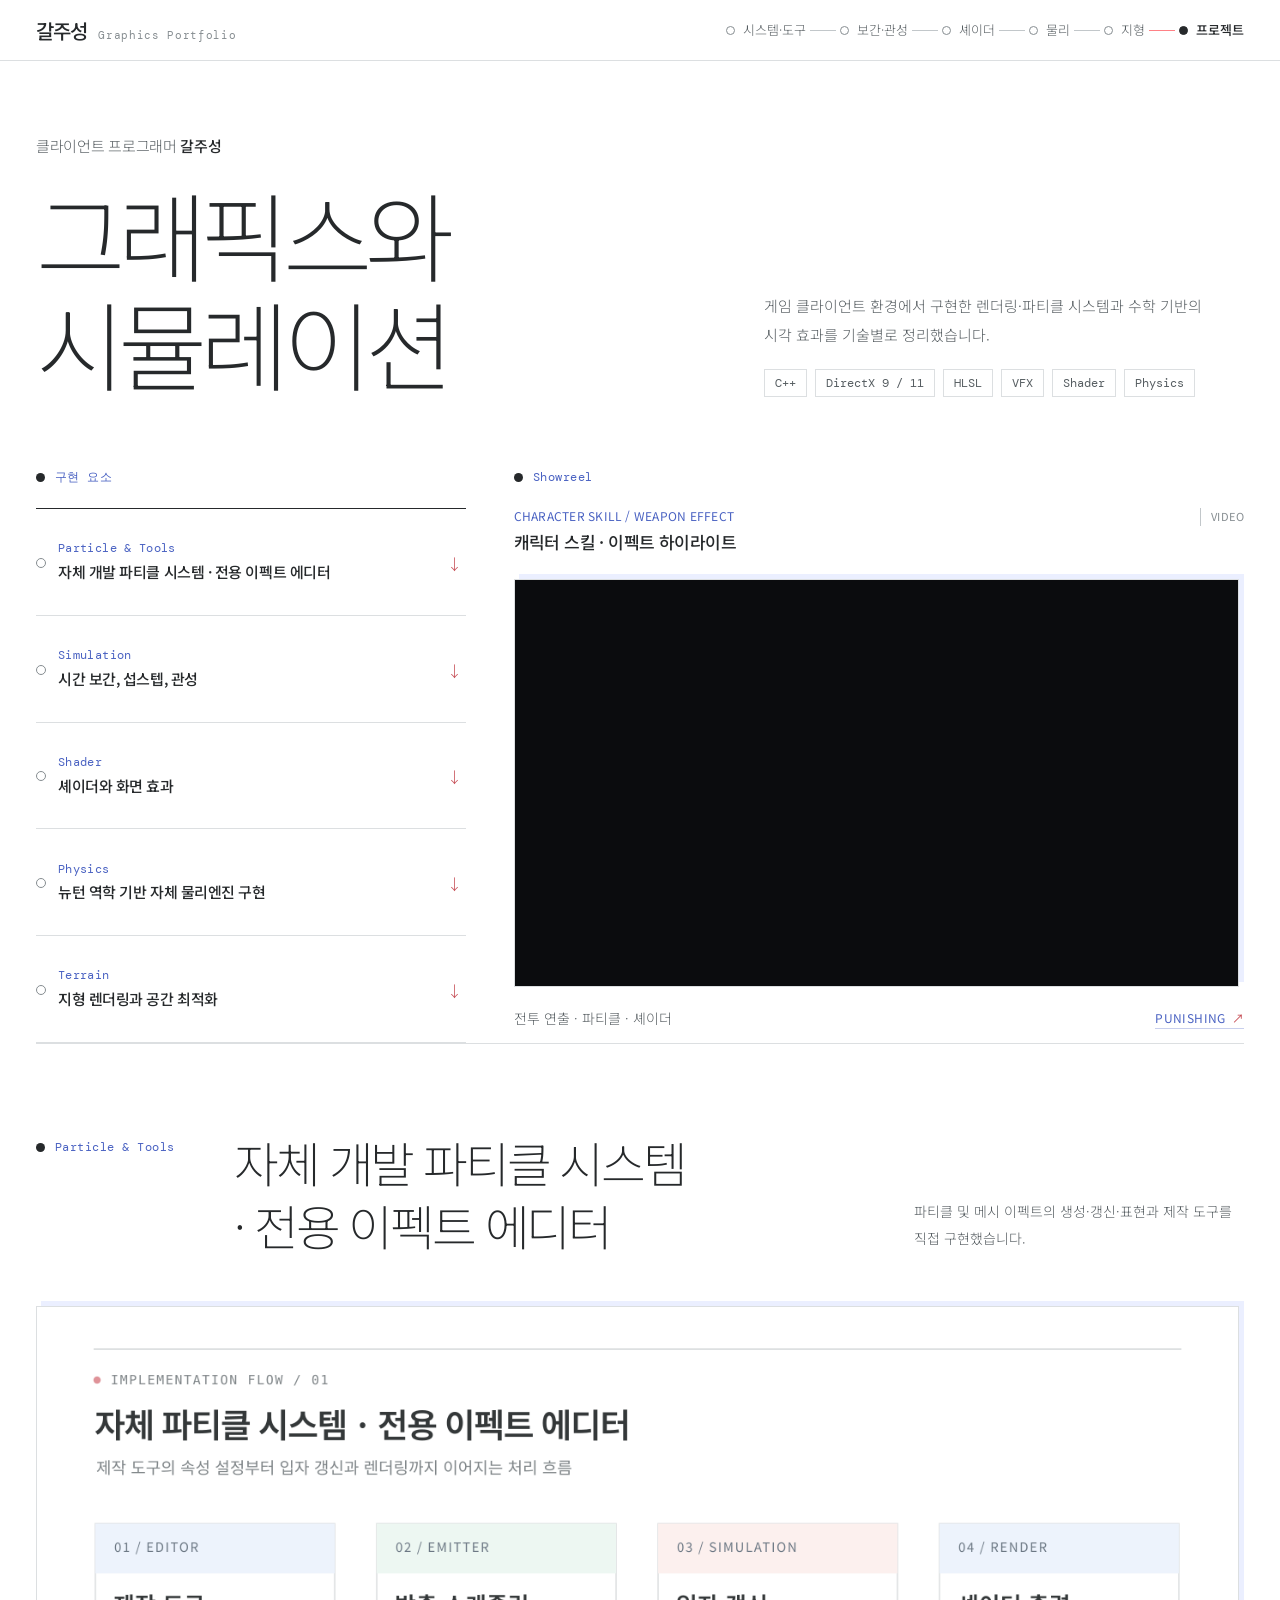
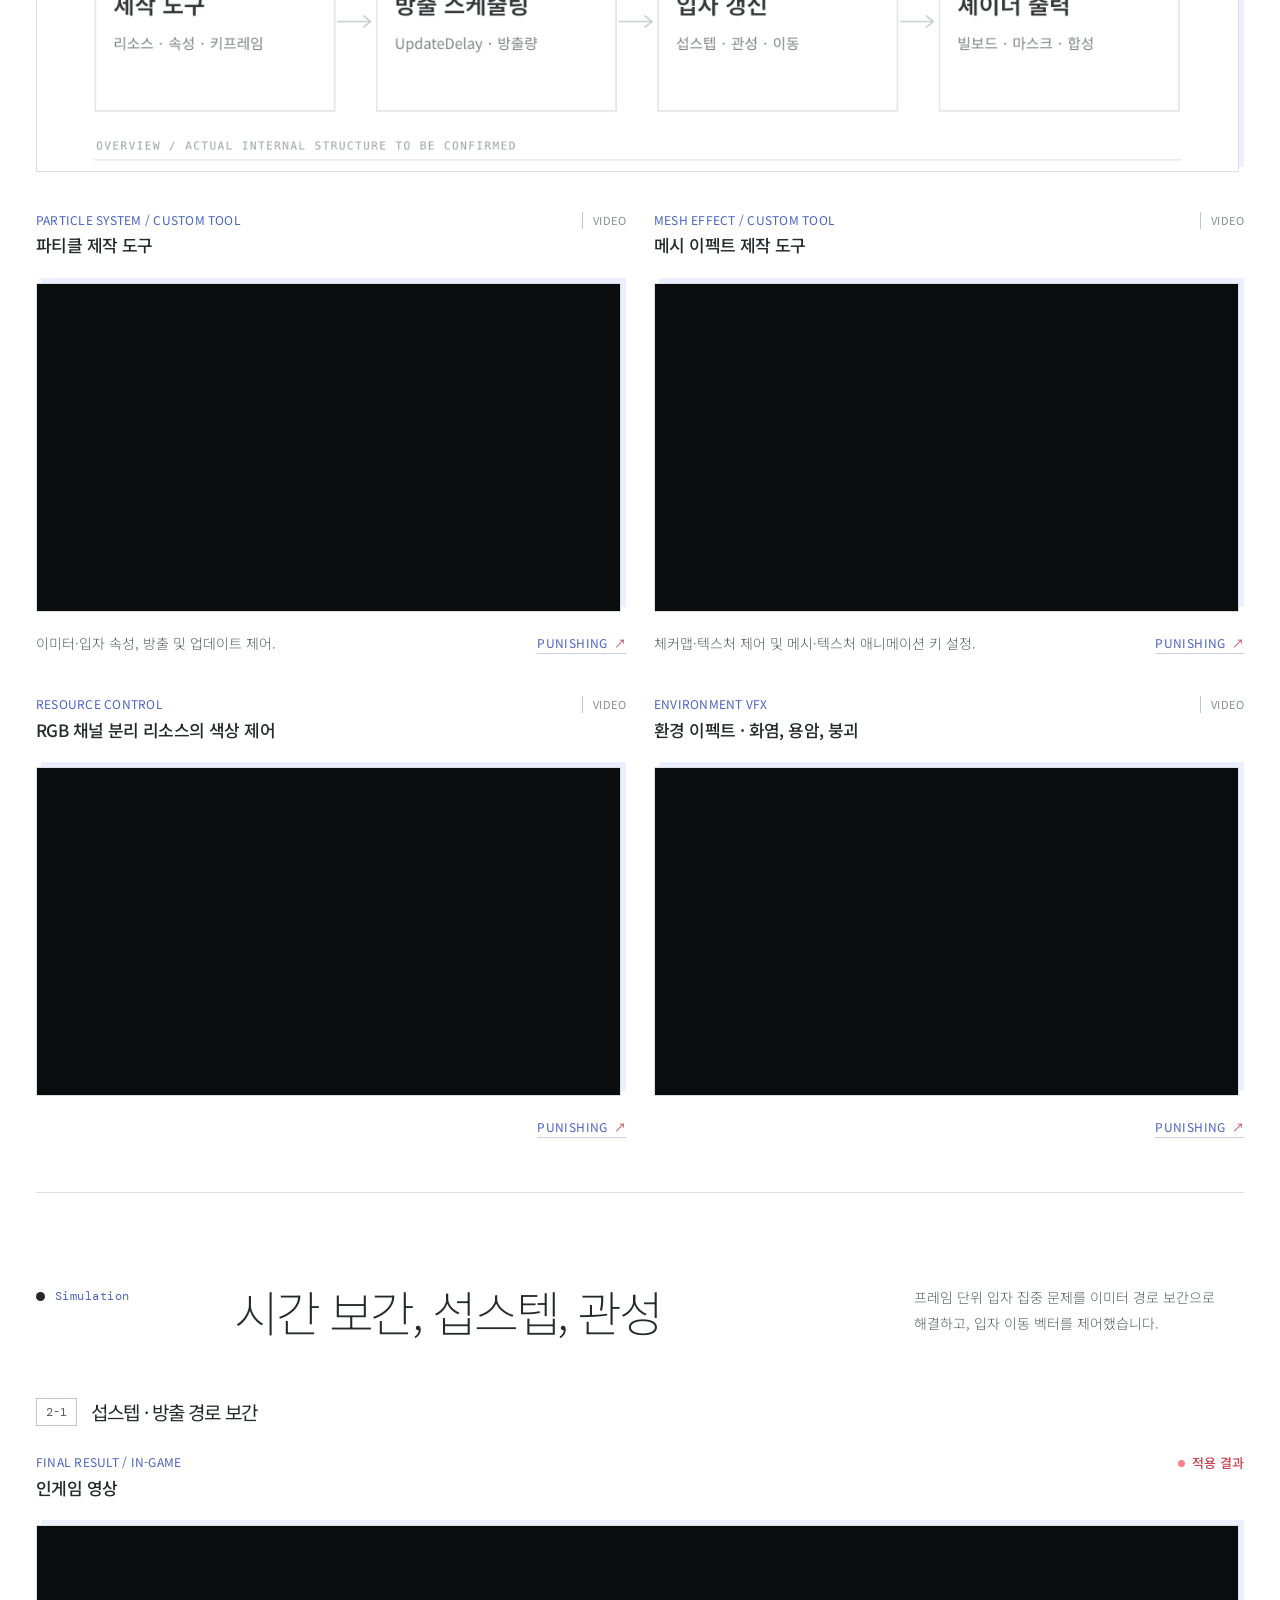
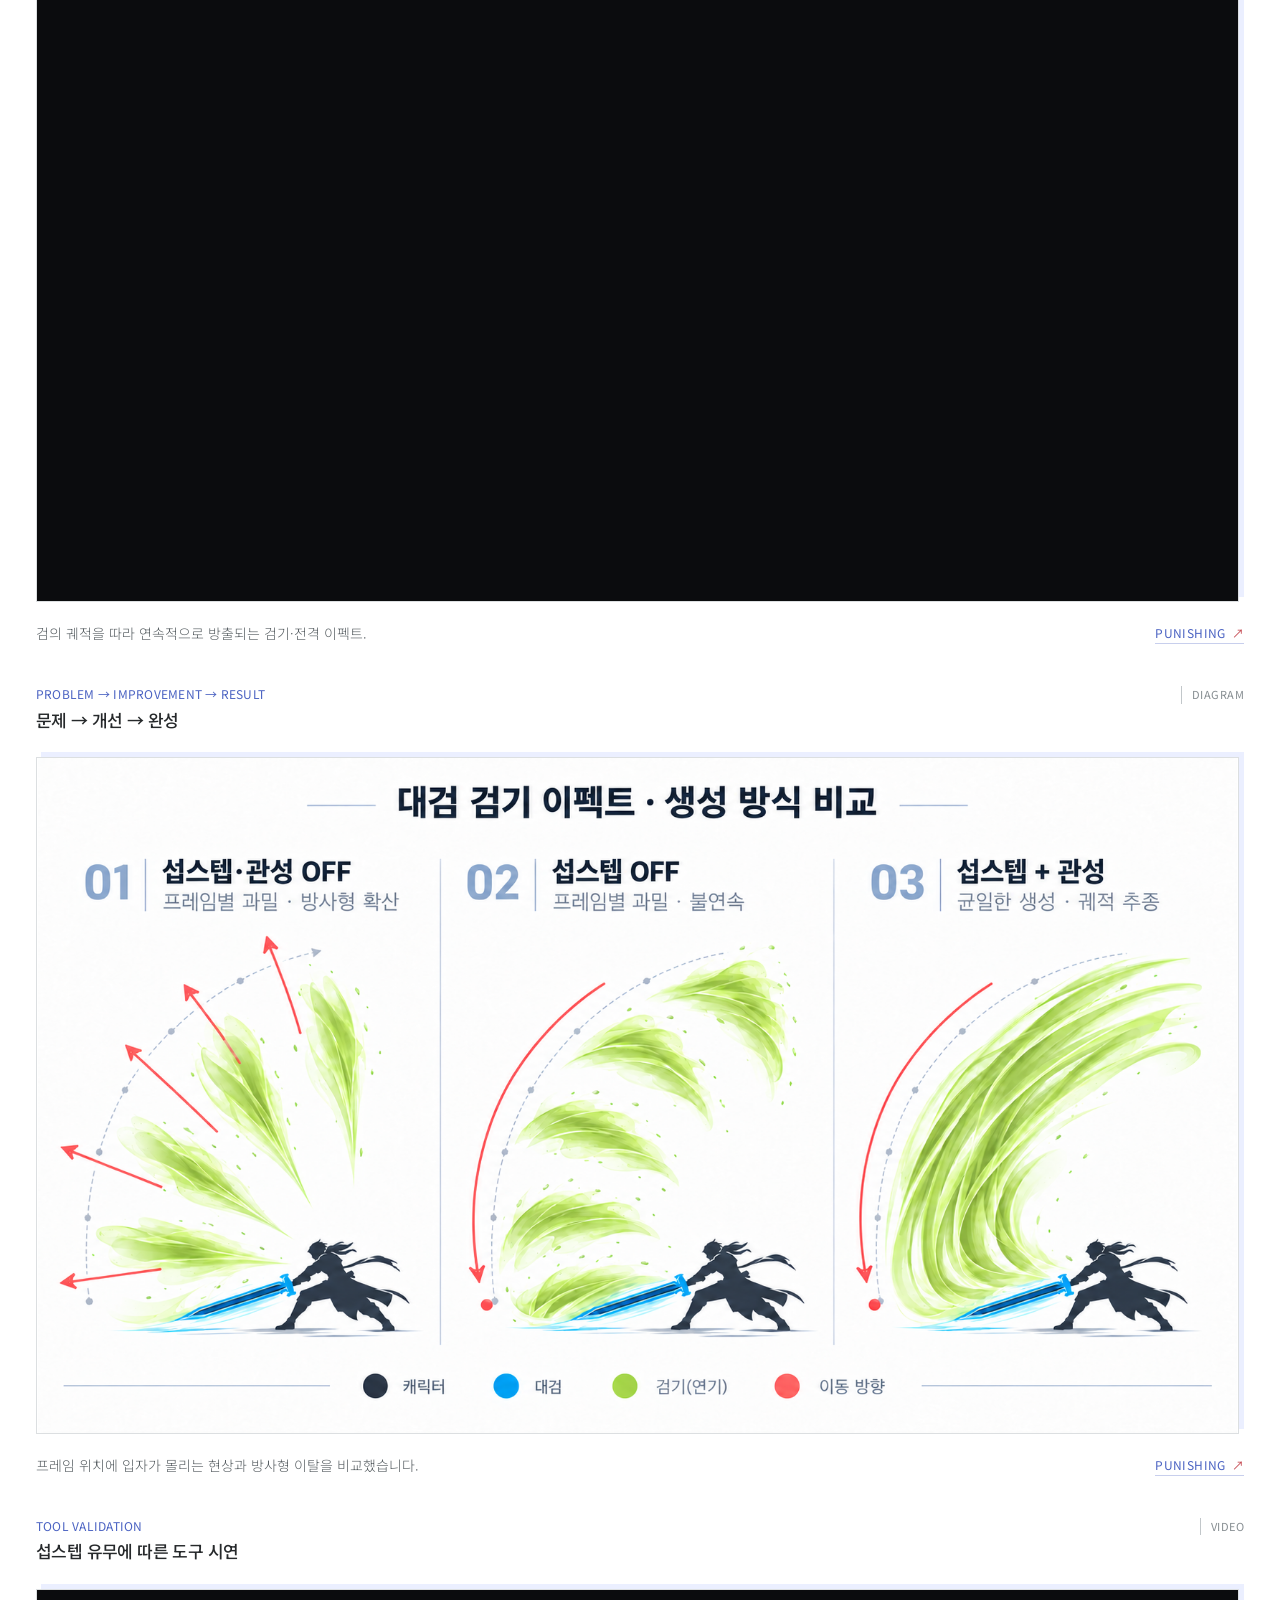
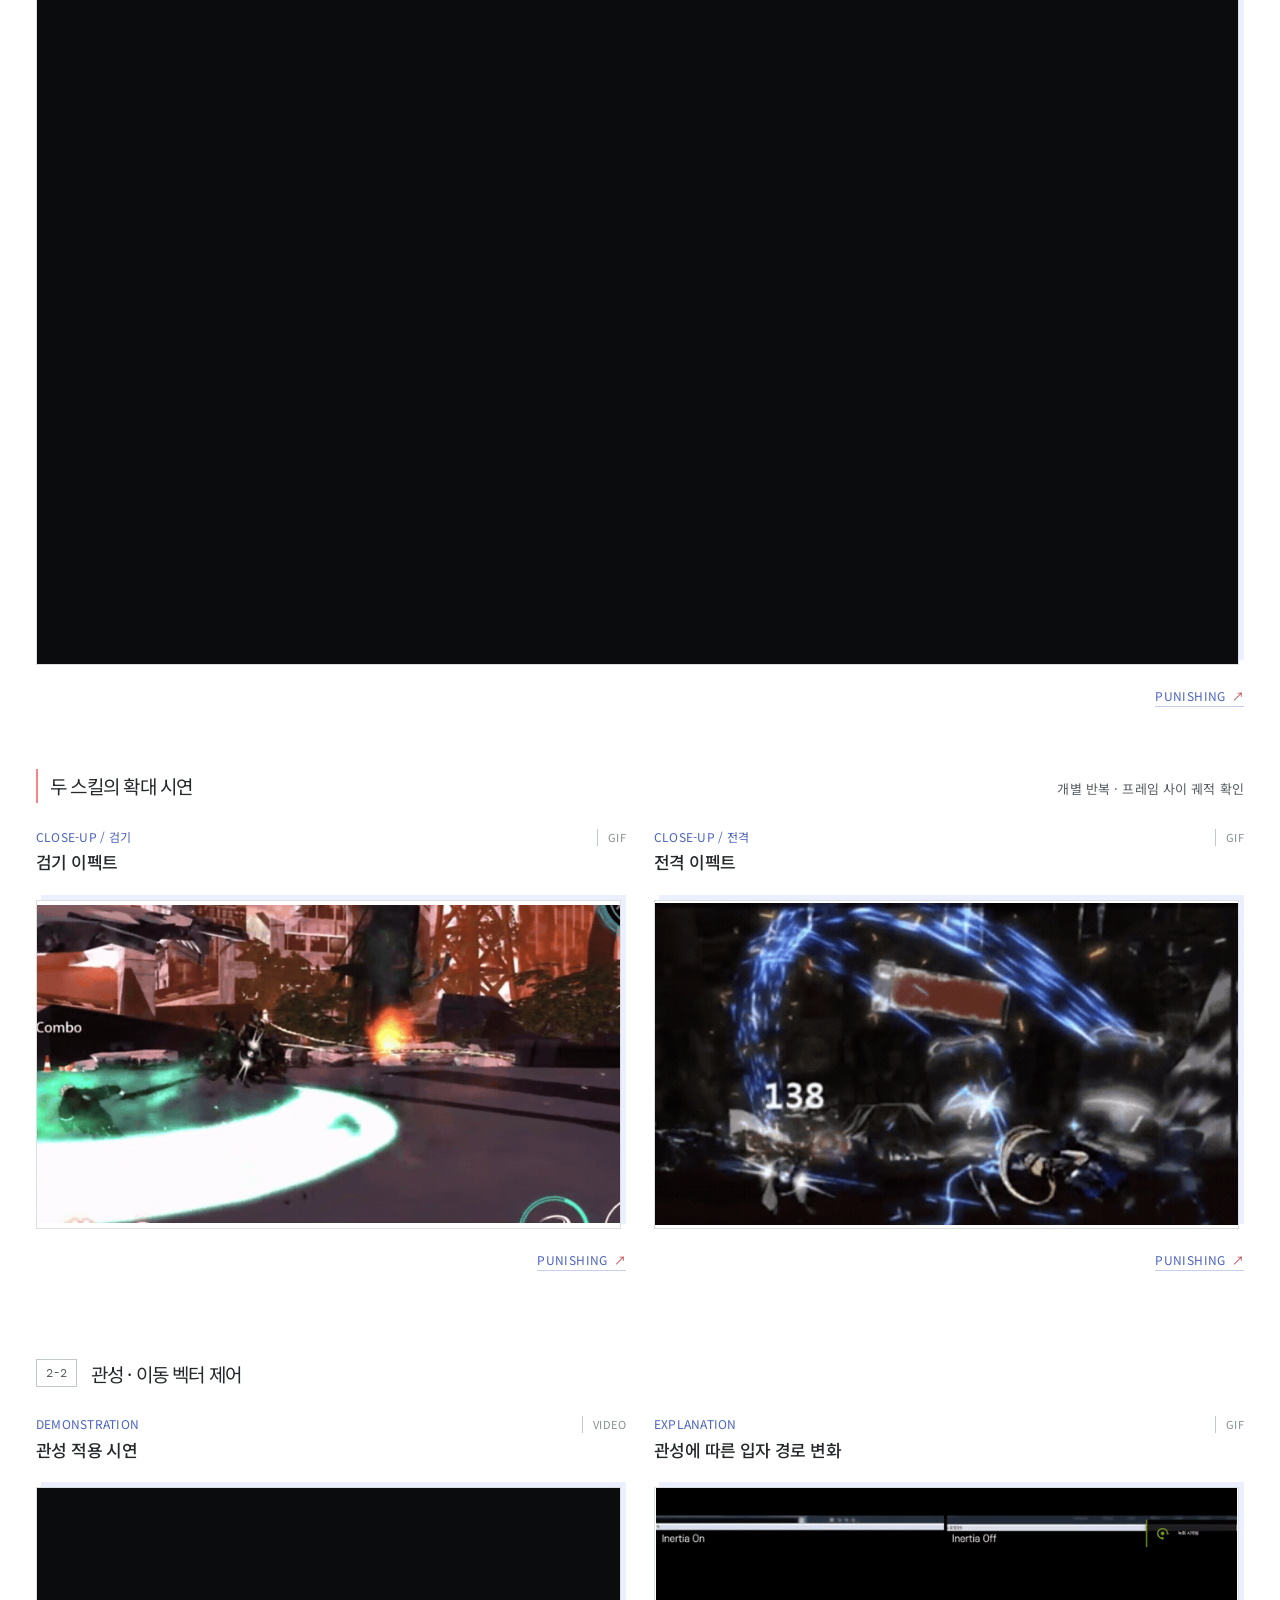
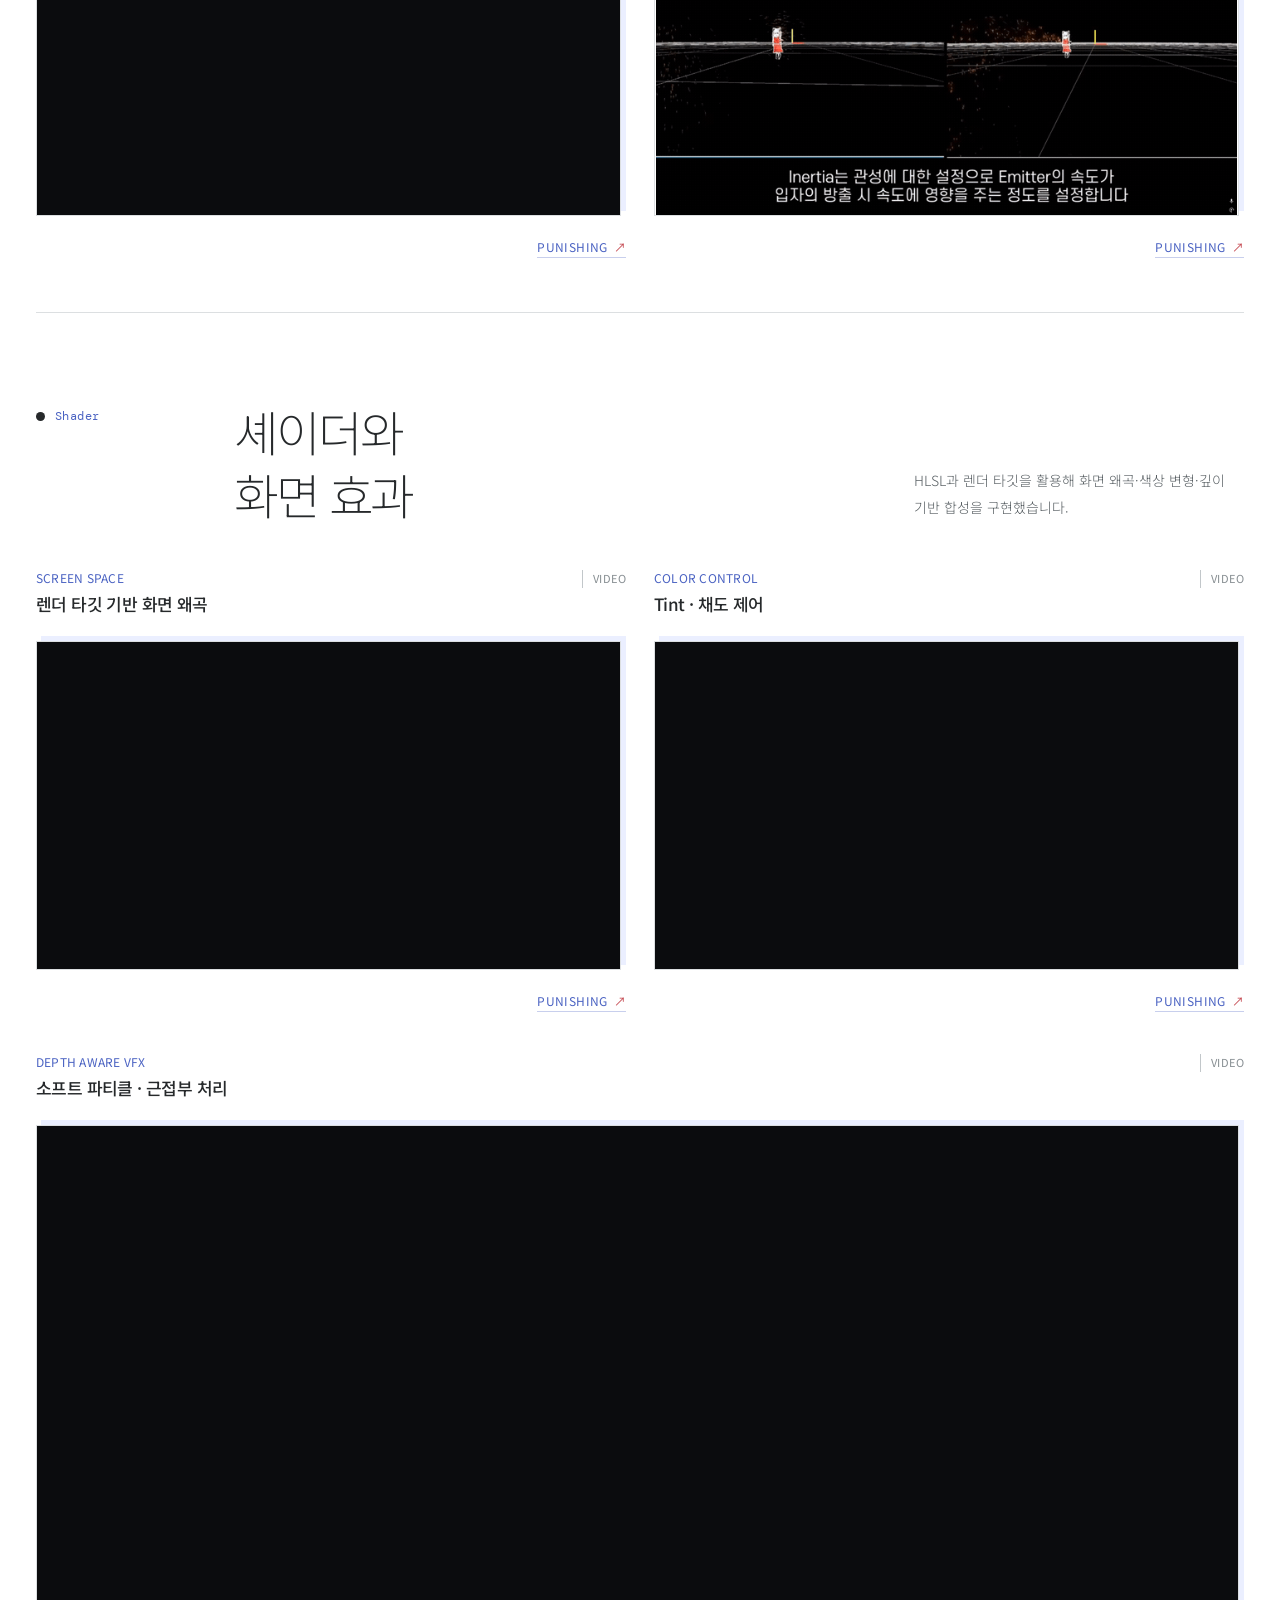
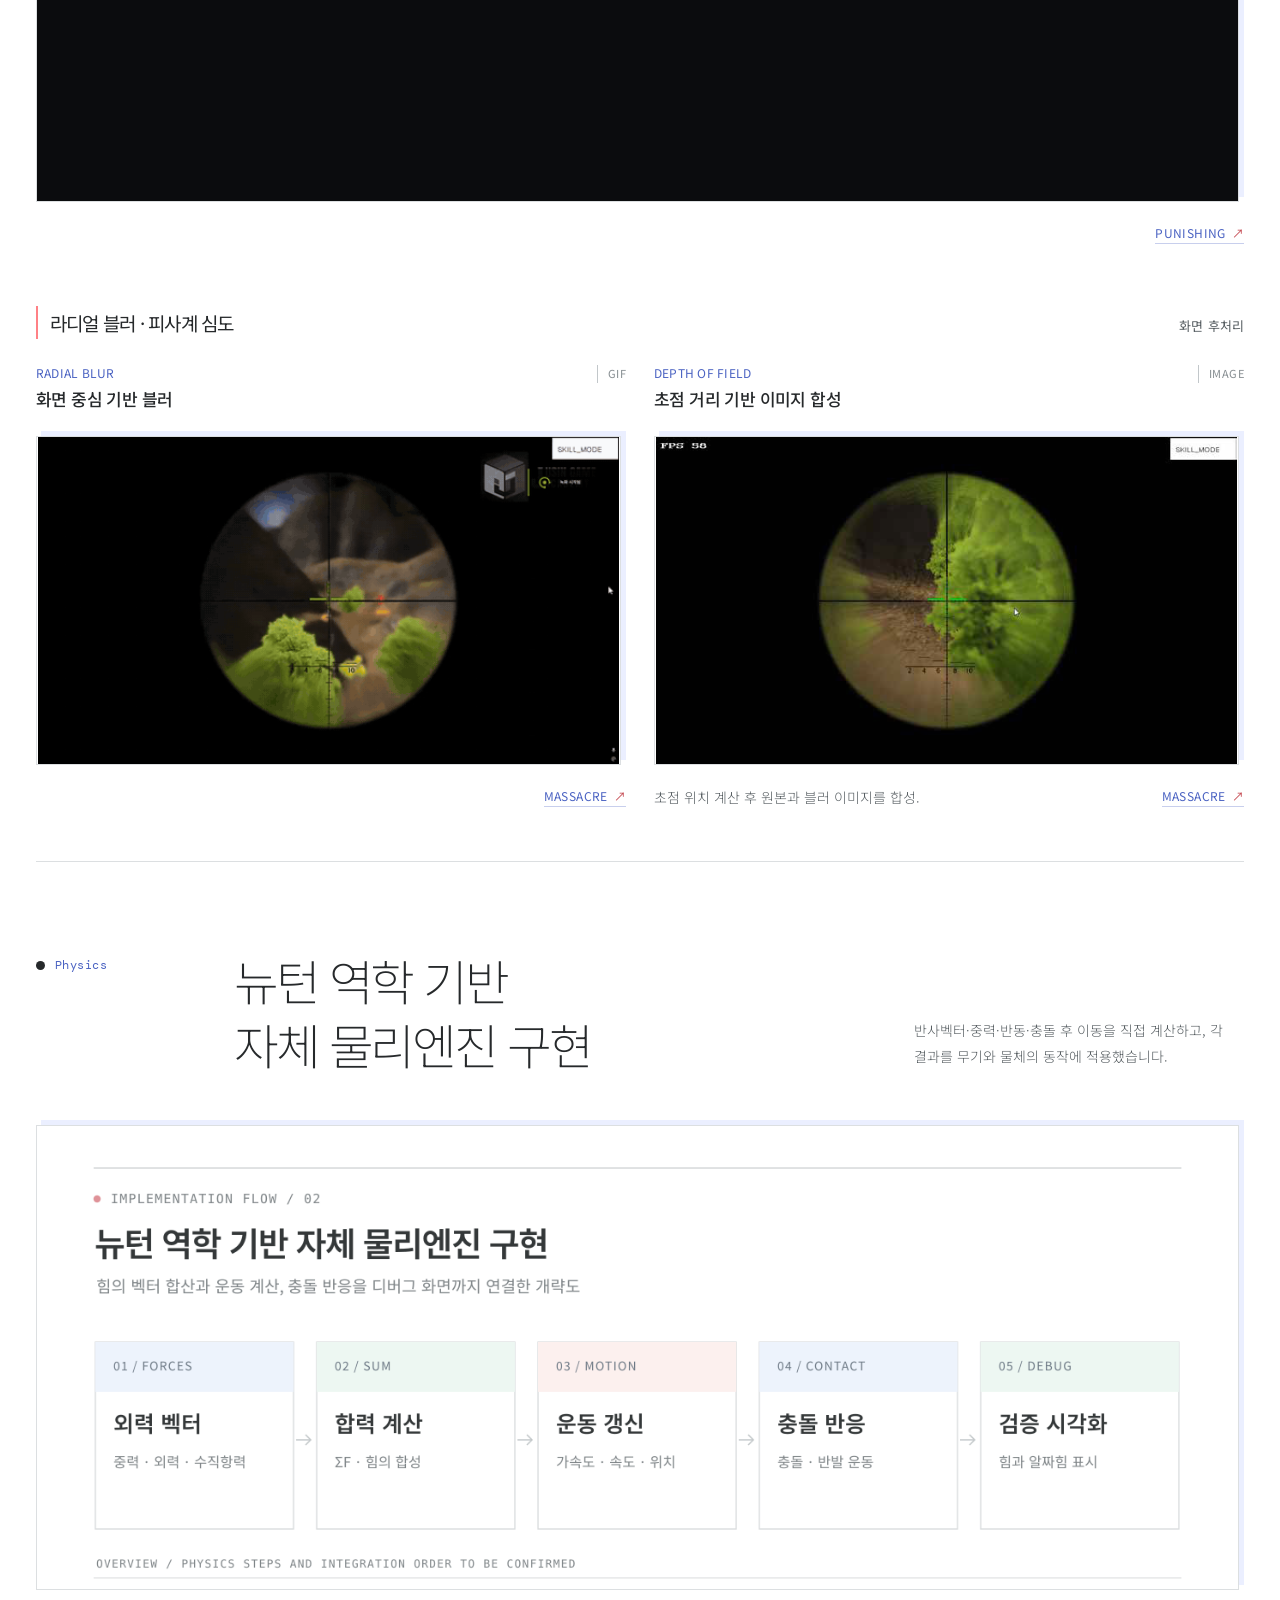
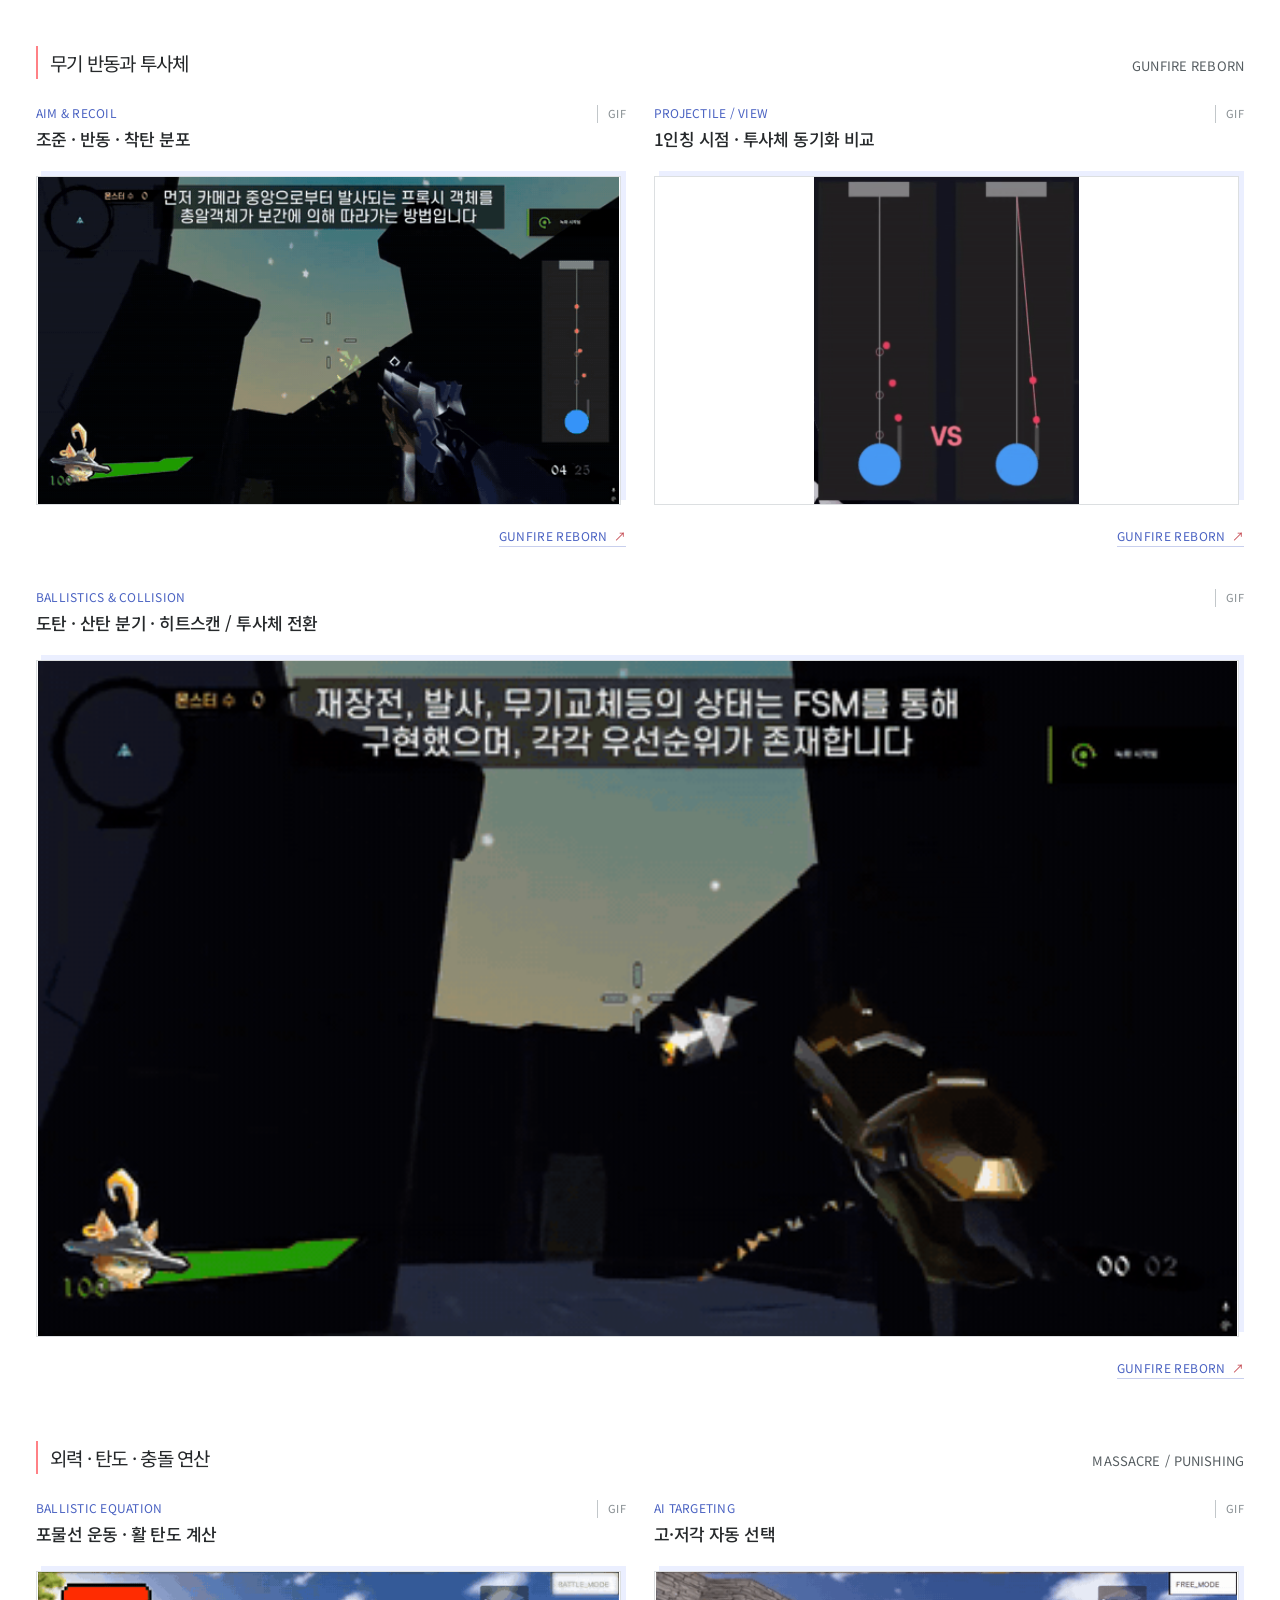
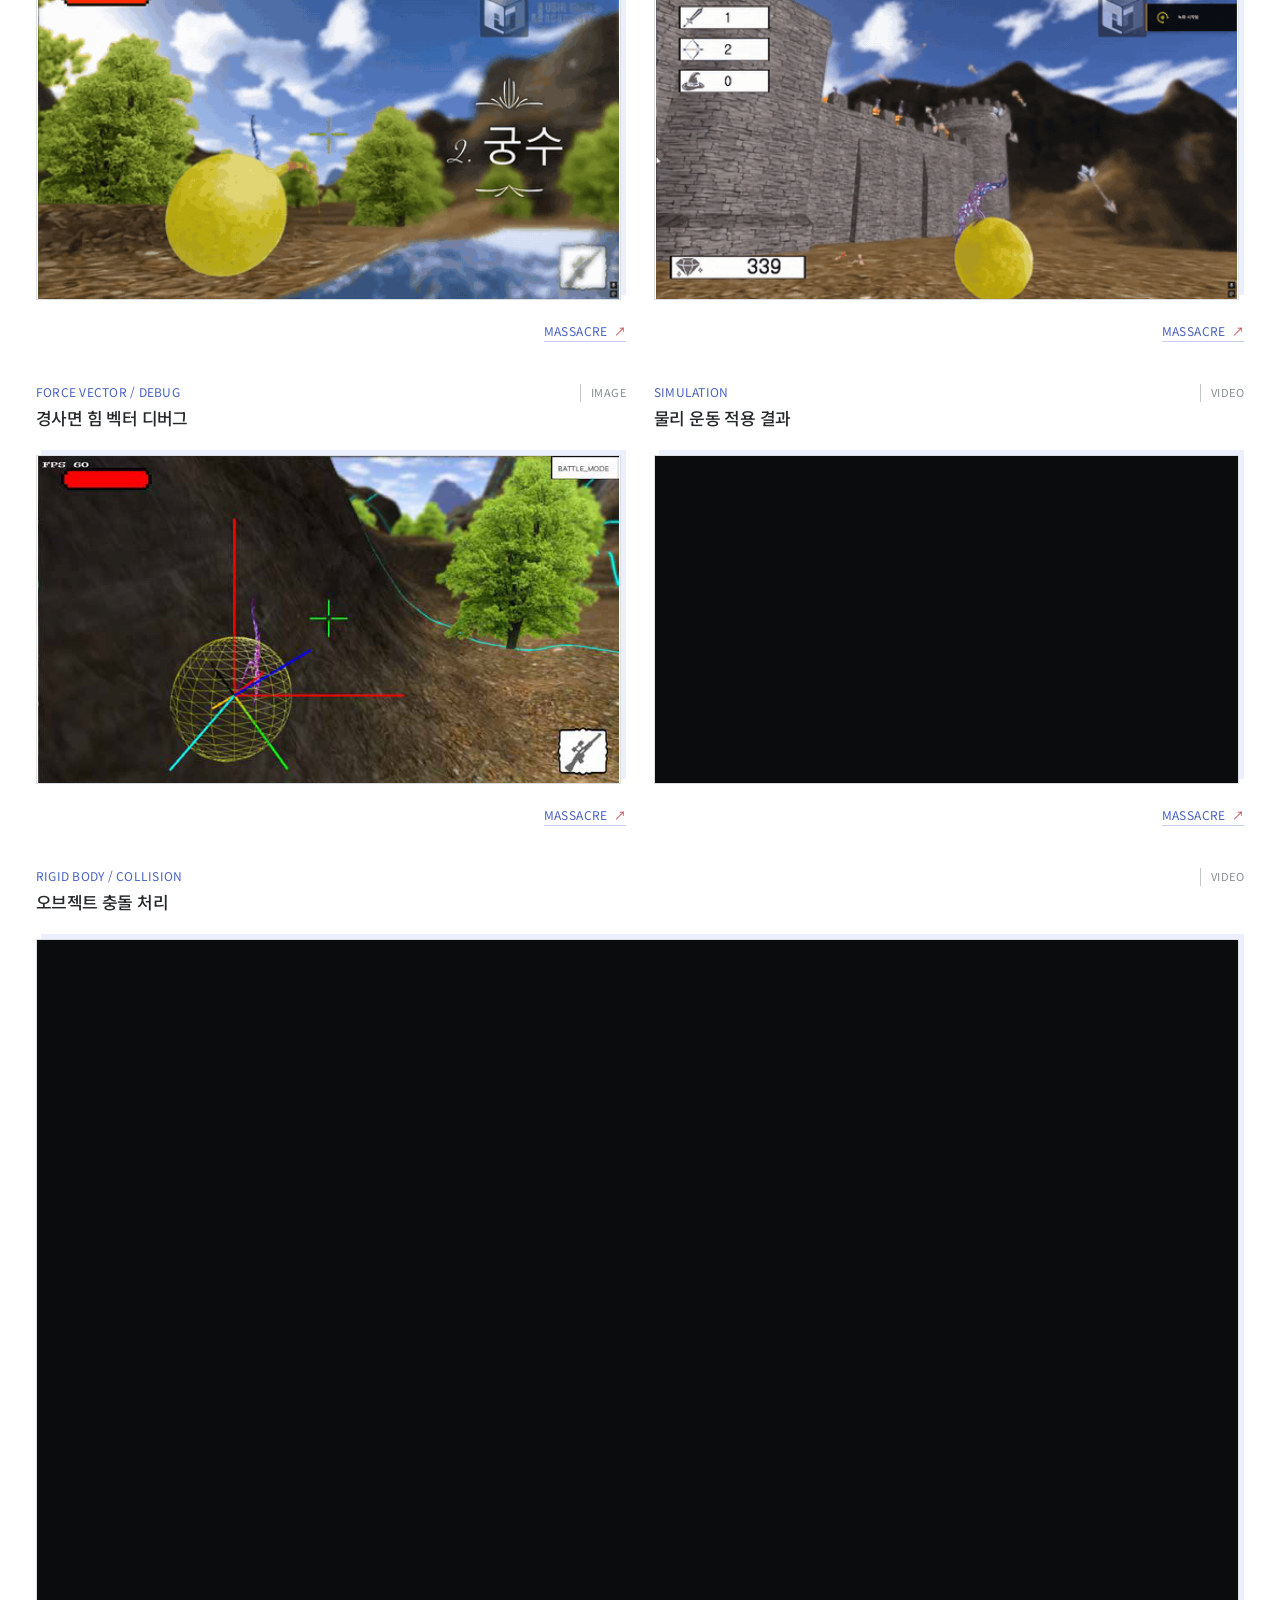
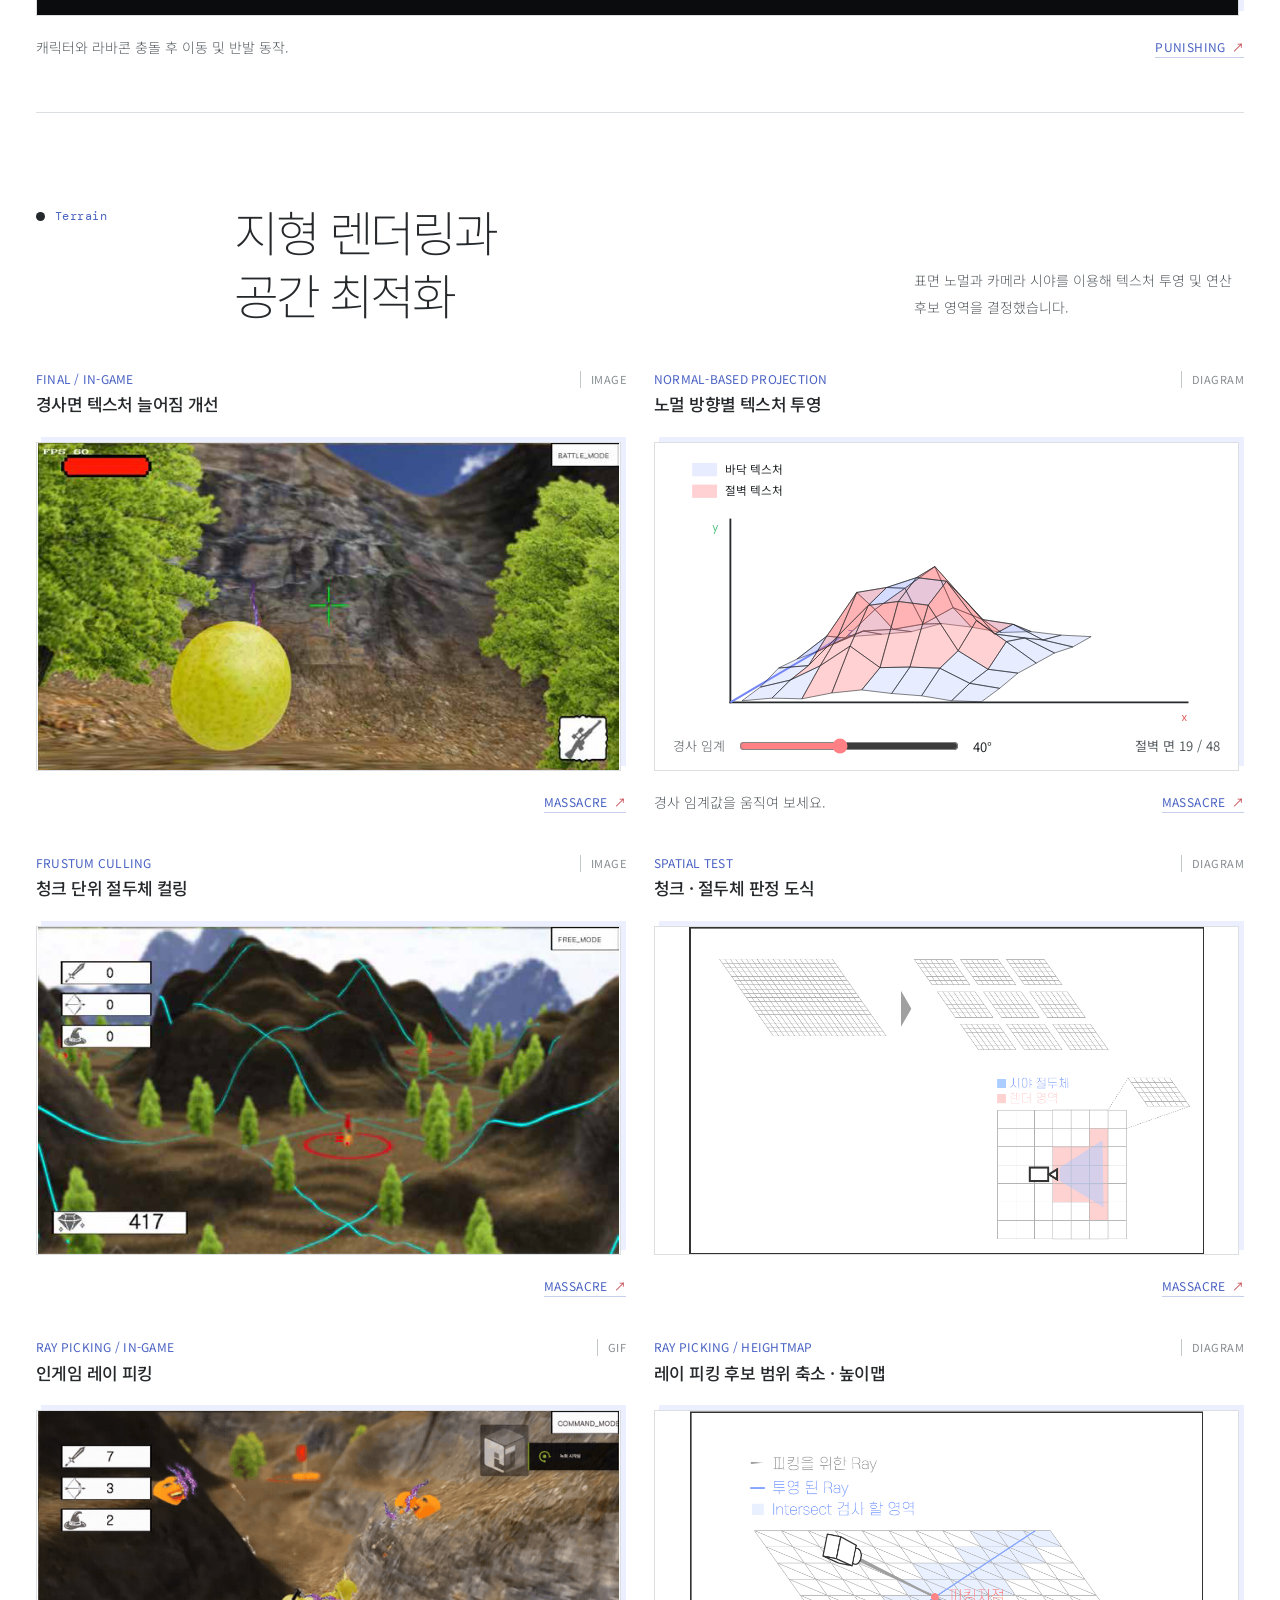
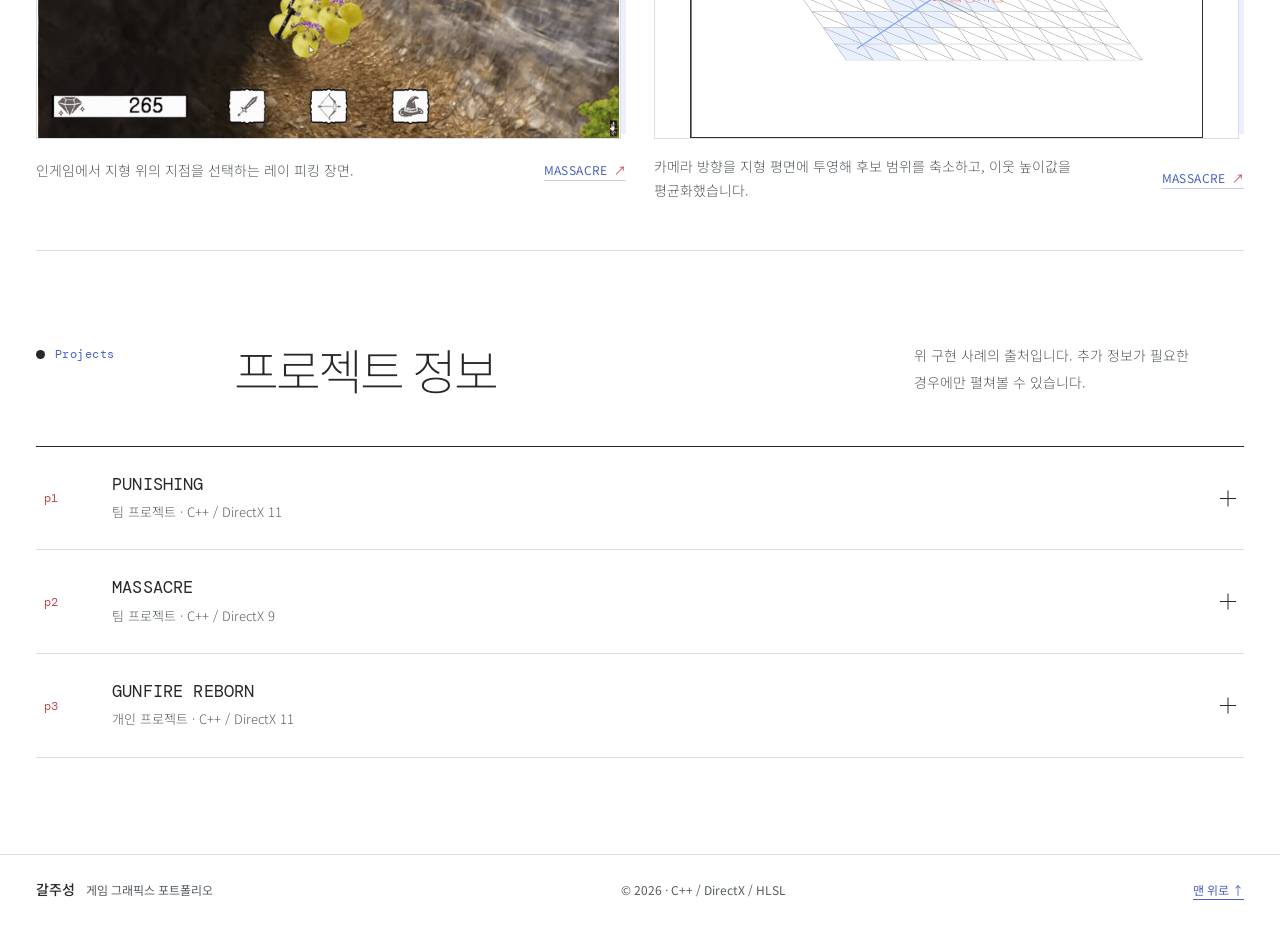
<file: index.html>
<!doctype html>
<html lang="ko">
<head>
<meta charset="utf-8">
<meta name="viewport" content="width=device-width, initial-scale=1, viewport-fit=cover">
<title>갈주성 그래픽스 포트폴리오</title>
<meta name="claude:viewport-fit-sides" content="cover">
<meta name="description" content="클라이언트 프로그래머 갈주성의 그래픽스·시뮬레이션 포트폴리오. C++ · DirectX · HLSL 기반 파티클 시스템, 이펙트 툴, 자체 물리엔진, 셰이더, 지형 렌더링.">
<meta name="color-scheme" content="light">
<link rel="preconnect" href="https://fonts.googleapis.com">
<link rel="preconnect" href="https://fonts.gstatic.com" crossorigin>
<link rel="stylesheet" href="https://fonts.googleapis.com/css2?family=DM+Mono:wght@400&family=Noto+Sans+KR:wght@200;300;400;500;700&display=swap">
<link rel="stylesheet" href="redesign.css">
<script src="main.js" defer></script>
</head>
<body>

<script>document.addEventListener('securitypolicyviolation',function(e){if(/frame|child/.test(e.violatedDirective||''))document.querySelectorAll('iframe.vimeo-embed').forEach(function(n){n.remove()})});if(window.claude)document.addEventListener('DOMContentLoaded',function(){document.querySelectorAll('iframe.vimeo-embed').forEach(function(n){n.remove()})});</script>
<header class="site-head"><div class="wrap head-in">
  <a class="brand" href="#top" aria-label="갈주성 포트폴리오 상단으로"><span class="brand-name">갈주성</span><span class="brand-sub">Graphics Portfolio</span></a>
  <nav class="path-nav" aria-label="주요 목차">
    <a href="#tools">시스템·도구</a><a href="#simulation">보간·관성</a><a href="#shaders">셰이더</a><a href="#physics">물리</a><a href="#terrain">지형</a><a href="#projects">프로젝트</a>
  </nav>
</div><div class="head-progress" aria-hidden="true"><i></i></div></header>

<main id="top">
<section class="hero"><div class="wrap">
  <div class="hero-top">
    <div>
      <p class="hero-role">클라이언트 프로그래머 <b>갈주성</b></p>
      <h1>그래픽스와<br>시뮬레이션</h1>
    </div>
    <div class="hero-side">
      <p class="hero-lede">게임 클라이언트 환경에서 구현한 렌더링·파티클 시스템과 수학 기반의 시각 효과를 기술별로 정리했습니다.</p>
      <ul class="stack"><li>C++</li><li>DirectX 9 / 11</li><li>HLSL</li><li>VFX</li><li>Shader</li><li>Physics</li></ul>
    </div>
  </div>
</div></section>

<section class="reel"><div class="wrap reel-grid">
  <nav class="toc" aria-label="구현 요소 목차">
    <div class="reel-head"><p class="sec-name"><i class="node"></i>구현 요소</p></div>
    <ol class="toc-list">
      <li><a href="#tools"><span class="toc-en">Particle &amp; Tools</span><strong>자체 개발 파티클 시스템 · 전용 이펙트 에디터</strong></a></li>
      <li><a href="#simulation"><span class="toc-en">Simulation</span><strong>시간 보간, 섭스텝, 관성</strong></a></li>
      <li><a href="#shaders"><span class="toc-en">Shader</span><strong>셰이더와 화면 효과</strong></a></li>
      <li><a href="#physics"><span class="toc-en">Physics</span><strong>뉴턴 역학 기반 자체 물리엔진 구현</strong></a></li>
      <li><a href="#terrain"><span class="toc-en">Terrain</span><strong>지형 렌더링과 공간 최적화</strong></a></li>
    </ol>
  </nav>
  <div class="reel-main">
    <div class="reel-head"><p class="sec-name"><i class="node"></i>Showreel</p></div>
    <article class="card feature reel-card">
      <header class="card-head"><div><span class="kick">CHARACTER SKILL / WEAPON EFFECT</span><h3>캐릭터 스킬 · 이펙트 하이라이트</h3></div><span class="mtype">VIDEO</span></header>
      <div class="plate blue"><div class="frame video" data-vimeo="1239834571" data-label="캐릭터 스킬 및 무기 이펙트 하이라이트"><a class="poster" href="https://player.vimeo.com/video/1239834571" target="_blank" rel="noopener noreferrer"><span class="poster-play" aria-hidden="true"></span><span class="poster-label">캐릭터 스킬 및 무기 이펙트 하이라이트</span><span class="poster-out">새 탭에서 재생 ↗</span></a><iframe class="vimeo-embed" src="https://player.vimeo.com/video/1239834571?autoplay=1&amp;muted=1&amp;loop=1&amp;autopause=0&amp;playsinline=1&amp;title=0&amp;byline=0&amp;portrait=0&amp;dnt=1" title="캐릭터 스킬 및 무기 이펙트 하이라이트" allow="autoplay; fullscreen; picture-in-picture" allowfullscreen loading="eager" referrerpolicy="strict-origin-when-cross-origin"></iframe></div></div>
      <footer class="card-foot"><p>전투 연출 · 파티클 · 셰이더</p><a href="#project-punishing" class="plink">PUNISHING<span aria-hidden="true">↗</span></a></footer>
    </article>
  </div>
</div></section>

<section id="tools" class="sec"><div class="wrap"><div class="sec-head"><p class="sec-name"><i class="node"></i>Particle &amp; Tools</p><h2>자체 개발 파티클 시스템<br>· 전용 이펙트 에디터</h2><p class="sec-desc">파티클 및 메시 이펙트의 생성·갱신·표현과 제작 도구를 직접 구현했습니다.</p></div><figure class="flow"><div class="plate blue"><div class="frame still bare"><img src="assets/particle_system_flow.png" width="1400" height="540" alt="자체 개발 파티클 시스템의 처리 흐름: 제작 도구, 방출 스케줄링, 입자 갱신, 셰이더 출력" loading="lazy" decoding="async"></div></div></figure><div class="grid2"><article class="card"><header class="card-head"><div><span class="kick">PARTICLE SYSTEM / CUSTOM TOOL</span><h3>파티클 제작 도구</h3></div><span class="mtype">VIDEO</span></header><div class="plate blue"><div class="frame video" data-vimeo="1239806004" data-label="파티클 시스템 및 제작 도구 시연"><a class="poster" href="https://player.vimeo.com/video/1239806004" target="_blank" rel="noopener noreferrer"><span class="poster-play" aria-hidden="true"></span><span class="poster-label">파티클 시스템 및 제작 도구 시연</span><span class="poster-out">새 탭에서 재생 ↗</span></a><iframe class="vimeo-embed" src="https://player.vimeo.com/video/1239806004?autoplay=1&amp;muted=1&amp;loop=1&amp;autopause=0&amp;playsinline=1&amp;title=0&amp;byline=0&amp;portrait=0&amp;dnt=1" title="파티클 시스템 및 제작 도구 시연" allow="autoplay; fullscreen; picture-in-picture" allowfullscreen loading="lazy" referrerpolicy="strict-origin-when-cross-origin"></iframe></div></div><footer class="card-foot"><p>이미터·입자 속성, 방출 및 업데이트 제어.</p><a href="#project-punishing" class="plink">PUNISHING<span aria-hidden="true">↗</span></a></footer></article><article class="card"><header class="card-head"><div><span class="kick">MESH EFFECT / CUSTOM TOOL</span><h3>메시 이펙트 제작 도구</h3></div><span class="mtype">VIDEO</span></header><div class="plate blue"><div class="frame video" data-vimeo="1239889207" data-label="메시 이펙트 제작 도구 시연"><a class="poster" href="https://player.vimeo.com/video/1239889207" target="_blank" rel="noopener noreferrer"><span class="poster-play" aria-hidden="true"></span><span class="poster-label">메시 이펙트 제작 도구 시연</span><span class="poster-out">새 탭에서 재생 ↗</span></a><iframe class="vimeo-embed" src="https://player.vimeo.com/video/1239889207?autoplay=1&amp;muted=1&amp;loop=1&amp;autopause=0&amp;playsinline=1&amp;title=0&amp;byline=0&amp;portrait=0&amp;dnt=1" title="메시 이펙트 제작 도구 시연" allow="autoplay; fullscreen; picture-in-picture" allowfullscreen loading="lazy" referrerpolicy="strict-origin-when-cross-origin"></iframe></div></div><footer class="card-foot"><p>체커맵·텍스처 제어 및 메시·텍스처 애니메이션 키 설정.</p><a href="#project-punishing" class="plink">PUNISHING<span aria-hidden="true">↗</span></a></footer></article><article class="card"><header class="card-head"><div><span class="kick">RESOURCE CONTROL</span><h3>RGB 채널 분리 리소스의 색상 제어</h3></div><span class="mtype">VIDEO</span></header><div class="plate blue"><div class="frame video" data-vimeo="1239759978" data-label="RGB 채널 분리 이펙트 시연"><a class="poster" href="https://player.vimeo.com/video/1239759978" target="_blank" rel="noopener noreferrer"><span class="poster-play" aria-hidden="true"></span><span class="poster-label">RGB 채널 분리 이펙트 시연</span><span class="poster-out">새 탭에서 재생 ↗</span></a><iframe class="vimeo-embed" src="https://player.vimeo.com/video/1239759978?autoplay=1&amp;muted=1&amp;loop=1&amp;autopause=0&amp;playsinline=1&amp;title=0&amp;byline=0&amp;portrait=0&amp;dnt=1" title="RGB 채널 분리 이펙트 시연" allow="autoplay; fullscreen; picture-in-picture" allowfullscreen loading="lazy" referrerpolicy="strict-origin-when-cross-origin"></iframe></div></div><footer class="card-foot"><a href="#project-punishing" class="plink">PUNISHING<span aria-hidden="true">↗</span></a></footer></article><article class="card"><header class="card-head"><div><span class="kick">ENVIRONMENT VFX</span><h3>환경 이펙트 · 화염, 용암, 붕괴</h3></div><span class="mtype">VIDEO</span></header><div class="plate blue"><div class="frame video" data-vimeo="1239759575" data-label="환경 이펙트 시연"><a class="poster" href="https://player.vimeo.com/video/1239759575" target="_blank" rel="noopener noreferrer"><span class="poster-play" aria-hidden="true"></span><span class="poster-label">환경 이펙트 시연</span><span class="poster-out">새 탭에서 재생 ↗</span></a><iframe class="vimeo-embed" src="https://player.vimeo.com/video/1239759575?autoplay=1&amp;muted=1&amp;loop=1&amp;autopause=0&amp;playsinline=1&amp;title=0&amp;byline=0&amp;portrait=0&amp;dnt=1" title="환경 이펙트 시연" allow="autoplay; fullscreen; picture-in-picture" allowfullscreen loading="lazy" referrerpolicy="strict-origin-when-cross-origin"></iframe></div></div><footer class="card-foot"><a href="#project-punishing" class="plink">PUNISHING<span aria-hidden="true">↗</span></a></footer></article></div></div></section>
<section id="simulation" class="sec"><div class="wrap"><div class="sec-head"><p class="sec-name"><i class="node"></i>Simulation</p><h2>시간 보간, 섭스텝, 관성</h2><p class="sec-desc">프레임 단위 입자 집중 문제를 이미터 경로 보간으로 해결하고, 입자 이동 벡터를 제어했습니다.</p></div><div class="sub"><span class="sub-tag">2-1</span><h3>섭스텝 · 방출 경로 보간</h3></div><div class="single"><article class="card feature"><header class="card-head"><div><span class="kick">FINAL RESULT / IN-GAME</span><h3>인게임 영상</h3></div><span class="result"><i></i>적용 결과</span></header><div class="plate blue"><div class="frame video" data-vimeo="1239759968" data-label="섭스텝 최종 인게임 적용 결과"><a class="poster" href="https://player.vimeo.com/video/1239759968" target="_blank" rel="noopener noreferrer"><span class="poster-play" aria-hidden="true"></span><span class="poster-label">섭스텝 최종 인게임 적용 결과</span><span class="poster-out">새 탭에서 재생 ↗</span></a><iframe class="vimeo-embed" src="https://player.vimeo.com/video/1239759968?autoplay=1&amp;muted=1&amp;loop=1&amp;autopause=0&amp;playsinline=1&amp;title=0&amp;byline=0&amp;portrait=0&amp;dnt=1" title="섭스텝 최종 인게임 적용 결과" allow="autoplay; fullscreen; picture-in-picture" allowfullscreen loading="lazy" referrerpolicy="strict-origin-when-cross-origin"></iframe></div></div><footer class="card-foot"><p>검의 궤적을 따라 연속적으로 방출되는 검기·전격 이펙트.</p><a href="#project-punishing" class="plink">PUNISHING<span aria-hidden="true">↗</span></a></footer></article></div><div class="single"><article class="card"><header class="card-head"><div><span class="kick">PROBLEM → IMPROVEMENT → RESULT</span><h3>문제 → 개선 → 완성</h3></div><span class="mtype">DIAGRAM</span></header><div class="plate blue"><div class="frame still"><img src="assets/blade_effect_comparison.png" alt="관성과 섭스텝을 적용하지 않은 경우부터 최종 연속 궤적까지 세 단계를 비교한 인포그래픽" loading="lazy" decoding="async"></div></div><footer class="card-foot"><p>프레임 위치에 입자가 몰리는 현상과 방사형 이탈을 비교했습니다.</p><a href="#project-punishing" class="plink">PUNISHING<span aria-hidden="true">↗</span></a></footer></article></div><div class="single"><article class="card feature"><header class="card-head"><div><span class="kick">TOOL VALIDATION</span><h3>섭스텝 유무에 따른 도구 시연</h3></div><span class="mtype">VIDEO</span></header><div class="plate blue"><div class="frame video" data-vimeo="1239806002" data-label="섭스텝 도구 시연"><a class="poster" href="https://player.vimeo.com/video/1239806002" target="_blank" rel="noopener noreferrer"><span class="poster-play" aria-hidden="true"></span><span class="poster-label">섭스텝 도구 시연</span><span class="poster-out">새 탭에서 재생 ↗</span></a><iframe class="vimeo-embed" src="https://player.vimeo.com/video/1239806002?autoplay=1&amp;muted=1&amp;loop=1&amp;autopause=0&amp;playsinline=1&amp;title=0&amp;byline=0&amp;portrait=0&amp;dnt=1" title="섭스텝 도구 시연" allow="autoplay; fullscreen; picture-in-picture" allowfullscreen loading="lazy" referrerpolicy="strict-origin-when-cross-origin"></iframe></div></div><footer class="card-foot"><a href="#project-punishing" class="plink">PUNISHING<span aria-hidden="true">↗</span></a></footer></article></div><div class="inline"><h3>두 스킬의 확대 시연</h3><span>개별 반복 · 프레임 사이 궤적 확인</span></div><div class="grid2"><article class="card"><header class="card-head"><div><span class="kick">CLOSE-UP / 검기</span><h3>검기 이펙트</h3></div><span class="mtype">GIF</span></header><div class="plate blue"><div class="frame still"><img src="assets/substepsExplanation_kamui.gif" alt="검기 이펙트의 섭스텝 확대 반복 시연" loading="lazy" decoding="async"></div></div><footer class="card-foot"><a href="#project-punishing" class="plink">PUNISHING<span aria-hidden="true">↗</span></a></footer></article><article class="card"><header class="card-head"><div><span class="kick">CLOSE-UP / 전격</span><h3>전격 이펙트</h3></div><span class="mtype">GIF</span></header><div class="plate blue"><div class="frame still"><img src="assets/substepsExplanation_bianca.gif" alt="전격 이펙트의 섭스텝 확대 반복 시연" loading="lazy" decoding="async"></div></div><footer class="card-foot"><a href="#project-punishing" class="plink">PUNISHING<span aria-hidden="true">↗</span></a></footer></article></div><div class="sub"><span class="sub-tag">2-2</span><h3>관성 · 이동 벡터 제어</h3></div><div class="grid2"><article class="card"><header class="card-head"><div><span class="kick">DEMONSTRATION</span><h3>관성 적용 시연</h3></div><span class="mtype">VIDEO</span></header><div class="plate blue"><div class="frame video" data-vimeo="1239759639" data-label="파티클 관성 적용 도구 시연"><a class="poster" href="https://player.vimeo.com/video/1239759639" target="_blank" rel="noopener noreferrer"><span class="poster-play" aria-hidden="true"></span><span class="poster-label">파티클 관성 적용 도구 시연</span><span class="poster-out">새 탭에서 재생 ↗</span></a><iframe class="vimeo-embed" src="https://player.vimeo.com/video/1239759639?autoplay=1&amp;muted=1&amp;loop=1&amp;autopause=0&amp;playsinline=1&amp;title=0&amp;byline=0&amp;portrait=0&amp;dnt=1" title="파티클 관성 적용 도구 시연" allow="autoplay; fullscreen; picture-in-picture" allowfullscreen loading="lazy" referrerpolicy="strict-origin-when-cross-origin"></iframe></div></div><footer class="card-foot"><a href="#project-punishing" class="plink">PUNISHING<span aria-hidden="true">↗</span></a></footer></article><article class="card"><header class="card-head"><div><span class="kick">EXPLANATION</span><h3>관성에 따른 입자 경로 변화</h3></div><span class="mtype">GIF</span></header><div class="plate blue"><div class="frame still"><img src="assets/inertia_explanation.gif" alt="관성 값에 따라 달라지는 파티클 운동을 설명하는 GIF" loading="lazy" decoding="async"></div></div><footer class="card-foot"><a href="#project-punishing" class="plink">PUNISHING<span aria-hidden="true">↗</span></a></footer></article></div></div></section>
<section id="shaders" class="sec"><div class="wrap"><div class="sec-head"><p class="sec-name"><i class="node"></i>Shader</p><h2>셰이더와<br>화면 효과</h2><p class="sec-desc">HLSL과 렌더 타깃을 활용해 화면 왜곡·색상 변형·깊이 기반 합성을 구현했습니다.</p></div><div class="grid2"><article class="card"><header class="card-head"><div><span class="kick">SCREEN SPACE</span><h3>렌더 타깃 기반 화면 왜곡</h3></div><span class="mtype">VIDEO</span></header><div class="plate blue"><div class="frame video" data-vimeo="1239759579" data-label="렌더 타깃 왜곡 셰이더 시연"><a class="poster" href="https://player.vimeo.com/video/1239759579" target="_blank" rel="noopener noreferrer"><span class="poster-play" aria-hidden="true"></span><span class="poster-label">렌더 타깃 왜곡 셰이더 시연</span><span class="poster-out">새 탭에서 재생 ↗</span></a><iframe class="vimeo-embed" src="https://player.vimeo.com/video/1239759579?autoplay=1&amp;muted=1&amp;loop=1&amp;autopause=0&amp;playsinline=1&amp;title=0&amp;byline=0&amp;portrait=0&amp;dnt=1" title="렌더 타깃 왜곡 셰이더 시연" allow="autoplay; fullscreen; picture-in-picture" allowfullscreen loading="lazy" referrerpolicy="strict-origin-when-cross-origin"></iframe></div></div><footer class="card-foot"><a href="#project-punishing" class="plink">PUNISHING<span aria-hidden="true">↗</span></a></footer></article><article class="card"><header class="card-head"><div><span class="kick">COLOR CONTROL</span><h3>Tint · 채도 제어</h3></div><span class="mtype">VIDEO</span></header><div class="plate blue"><div class="frame video" data-vimeo="1239759577" data-label="색조와 채도를 제어하는 셰이더 시연"><a class="poster" href="https://player.vimeo.com/video/1239759577" target="_blank" rel="noopener noreferrer"><span class="poster-play" aria-hidden="true"></span><span class="poster-label">색조와 채도를 제어하는 셰이더 시연</span><span class="poster-out">새 탭에서 재생 ↗</span></a><iframe class="vimeo-embed" src="https://player.vimeo.com/video/1239759577?autoplay=1&amp;muted=1&amp;loop=1&amp;autopause=0&amp;playsinline=1&amp;title=0&amp;byline=0&amp;portrait=0&amp;dnt=1" title="색조와 채도를 제어하는 셰이더 시연" allow="autoplay; fullscreen; picture-in-picture" allowfullscreen loading="lazy" referrerpolicy="strict-origin-when-cross-origin"></iframe></div></div><footer class="card-foot"><a href="#project-punishing" class="plink">PUNISHING<span aria-hidden="true">↗</span></a></footer></article></div><div class="single"><article class="card feature"><header class="card-head"><div><span class="kick">DEPTH AWARE VFX</span><h3>소프트 파티클 · 근접부 처리</h3></div><span class="mtype">VIDEO</span></header><div class="plate blue"><div class="frame video" data-vimeo="1239864125" data-label="소프트 파티클 및 지형 경계 처리 시연"><a class="poster" href="https://player.vimeo.com/video/1239864125" target="_blank" rel="noopener noreferrer"><span class="poster-play" aria-hidden="true"></span><span class="poster-label">소프트 파티클 및 지형 경계 처리 시연</span><span class="poster-out">새 탭에서 재생 ↗</span></a><iframe class="vimeo-embed" src="https://player.vimeo.com/video/1239864125?autoplay=1&amp;muted=1&amp;loop=1&amp;autopause=0&amp;playsinline=1&amp;title=0&amp;byline=0&amp;portrait=0&amp;dnt=1" title="소프트 파티클 및 지형 경계 처리 시연" allow="autoplay; fullscreen; picture-in-picture" allowfullscreen loading="lazy" referrerpolicy="strict-origin-when-cross-origin"></iframe></div></div><footer class="card-foot"><a href="#project-punishing" class="plink">PUNISHING<span aria-hidden="true">↗</span></a></footer></article></div><div class="inline"><h3>라디얼 블러 · 피사계 심도</h3><span>화면 후처리</span></div><div class="grid2"><article class="card"><header class="card-head"><div><span class="kick">RADIAL BLUR</span><h3>화면 중심 기반 블러</h3></div><span class="mtype">GIF</span></header><div class="plate blue"><div class="frame still"><img src="assets/archer3_loop.gif" alt="라디얼 블러 적용 인게임 시연" loading="lazy" decoding="async"></div></div><footer class="card-foot"><a href="#project-massacre" class="plink">MASSACRE<span aria-hidden="true">↗</span></a></footer></article><article class="card"><header class="card-head"><div><span class="kick">DEPTH OF FIELD</span><h3>초점 거리 기반 이미지 합성</h3></div><span class="mtype">IMAGE</span></header><div class="plate blue"><div class="frame still"><img src="assets/dof.png" alt="피사계 심도 적용 화면 예시" loading="lazy" decoding="async"></div></div><footer class="card-foot"><p>초점 위치 계산 후 원본과 블러 이미지를 합성.</p><a href="#project-massacre" class="plink">MASSACRE<span aria-hidden="true">↗</span></a></footer></article></div></div></section>
<section id="physics" class="sec"><div class="wrap"><div class="sec-head"><p class="sec-name"><i class="node"></i>Physics</p><h2>뉴턴 역학 기반<br>자체 물리엔진 구현</h2><p class="sec-desc">반사벡터·중력·반동·충돌 후 이동을 직접 계산하고, 각 결과를 무기와 물체의 동작에 적용했습니다.</p></div><figure class="flow"><div class="plate blue"><div class="frame still bare"><img src="assets/physics_engine_flow.png" width="1400" height="540" alt="뉴턴 역학 기반 자체 물리엔진의 처리 흐름: 외력 벡터, 합력 계산, 운동 갱신, 충돌 반응, 검증 시각화" loading="lazy" decoding="async"></div></div></figure><div class="inline"><h3>무기 반동과 투사체</h3><span>GUNFIRE REBORN</span></div><div class="grid2"><article class="card"><header class="card-head"><div><span class="kick">AIM &amp; RECOIL</span><h3>조준 · 반동 · 착탄 분포</h3></div><span class="mtype">GIF</span></header><div class="plate blue"><div class="frame still"><img src="assets/gunfire0_normal_fire_loop.gif" alt="총기 조준과 반동 및 착탄 분포 시연" loading="lazy" decoding="async"></div></div><footer class="card-foot"><a href="#project-gunfire" class="plink">GUNFIRE REBORN<span aria-hidden="true">↗</span></a></footer></article><article class="card"><header class="card-head"><div><span class="kick">PROJECTILE / VIEW</span><h3>1인칭 시점 · 투사체 동기화 비교</h3></div><span class="mtype">GIF</span></header><div class="plate blue"><div class="frame still"><img src="assets/gunfire0_explanation.gif" alt="1인칭 화면과 투사체 시작 위치의 차이를 보여주는 비교 설명" loading="lazy" decoding="async"></div></div><footer class="card-foot"><a href="#project-gunfire" class="plink">GUNFIRE REBORN<span aria-hidden="true">↗</span></a></footer></article></div><div class="single"><article class="card feature"><header class="card-head"><div><span class="kick">BALLISTICS &amp; COLLISION</span><h3>도탄 · 산탄 분기 · 히트스캔 / 투사체 전환</h3></div><span class="mtype">GIF</span></header><div class="plate blue"><div class="frame still"><img src="assets/gunfire1_combo.gif" alt="도탄과 다중 투사체 분기를 적용한 무기 연속 시연" loading="lazy" decoding="async"></div></div><footer class="card-foot"><a href="#project-gunfire" class="plink">GUNFIRE REBORN<span aria-hidden="true">↗</span></a></footer></article></div><div class="inline"><h3>외력 · 탄도 · 충돌 연산</h3><span>MASSACRE / PUNISHING</span></div><div class="grid2"><article class="card"><header class="card-head"><div><span class="kick">BALLISTIC EQUATION</span><h3>포물선 운동 · 활 탄도 계산</h3></div><span class="mtype">GIF</span></header><div class="plate blue"><div class="frame still"><img src="assets/archer_loop.gif" alt="포물선 운동 공식을 이용한 활 탄도 계산 및 실제 탄착 시연" loading="lazy" decoding="async"></div></div><footer class="card-foot"><a href="#project-massacre" class="plink">MASSACRE<span aria-hidden="true">↗</span></a></footer></article><article class="card"><header class="card-head"><div><span class="kick">AI TARGETING</span><h3>고·저각 자동 선택</h3></div><span class="mtype">GIF</span></header><div class="plate blue"><div class="frame still"><img src="assets/archer2_loop.gif" alt="장애물 배치에 따라 AI가 고각과 저각 중 활의 발사 각도를 선택하는 시연" loading="lazy" decoding="async"></div></div><footer class="card-foot"><a href="#project-massacre" class="plink">MASSACRE<span aria-hidden="true">↗</span></a></footer></article><article class="card"><header class="card-head"><div><span class="kick">FORCE VECTOR / DEBUG</span><h3>경사면 힘 벡터 디버그</h3></div><span class="mtype">IMAGE</span></header><div class="plate blue"><div class="frame still"><img src="assets/force-debug.png" alt="경사면 위 캐릭터에 작용하는 외력, 알짜힘, 수직항력 벡터를 표시한 인게임 디버그 화면" loading="lazy" decoding="async"></div></div><footer class="card-foot"><a href="#project-massacre" class="plink">MASSACRE<span aria-hidden="true">↗</span></a></footer></article><article class="card"><header class="card-head"><div><span class="kick">SIMULATION</span><h3>물리 운동 적용 결과</h3></div><span class="mtype">VIDEO</span></header><div class="plate blue"><div class="frame video" data-vimeo="1240119391" data-label="물리 연산을 적용한 물체 운동 시연"><a class="poster" href="https://player.vimeo.com/video/1240119391" target="_blank" rel="noopener noreferrer"><span class="poster-play" aria-hidden="true"></span><span class="poster-label">물리 연산을 적용한 물체 운동 시연</span><span class="poster-out">새 탭에서 재생 ↗</span></a><iframe class="vimeo-embed" src="https://player.vimeo.com/video/1240119391?autoplay=1&amp;muted=1&amp;loop=1&amp;autopause=0&amp;playsinline=1&amp;title=0&amp;byline=0&amp;portrait=0&amp;dnt=1" title="물리 연산을 적용한 물체 운동 시연" allow="autoplay; fullscreen; picture-in-picture" allowfullscreen loading="lazy" referrerpolicy="strict-origin-when-cross-origin"></iframe></div></div><footer class="card-foot"><a href="#project-massacre" class="plink">MASSACRE<span aria-hidden="true">↗</span></a></footer></article></div><div class="single"><article class="card feature"><header class="card-head"><div><span class="kick">RIGID BODY / COLLISION</span><h3>오브젝트 충돌 처리</h3></div><span class="mtype">VIDEO</span></header><div class="plate blue"><div class="frame video" data-vimeo="1239759667" data-label="캐릭터에 부딪힌 라바콘이 날아가 튕기는 충돌 반응 시연"><a class="poster" href="https://player.vimeo.com/video/1239759667" target="_blank" rel="noopener noreferrer"><span class="poster-play" aria-hidden="true"></span><span class="poster-label">캐릭터에 부딪힌 라바콘이 날아가 튕기는 충돌 반응 시연</span><span class="poster-out">새 탭에서 재생 ↗</span></a><iframe class="vimeo-embed" src="https://player.vimeo.com/video/1239759667?autoplay=1&amp;muted=1&amp;loop=1&amp;autopause=0&amp;playsinline=1&amp;title=0&amp;byline=0&amp;portrait=0&amp;dnt=1" title="캐릭터에 부딪힌 라바콘이 날아가 튕기는 충돌 반응 시연" allow="autoplay; fullscreen; picture-in-picture" allowfullscreen loading="lazy" referrerpolicy="strict-origin-when-cross-origin"></iframe></div></div><footer class="card-foot"><p>캐릭터와 라바콘 충돌 후 이동 및 반발 동작.</p><a href="#project-punishing" class="plink">PUNISHING<span aria-hidden="true">↗</span></a></footer></article></div></div></section>
<section id="terrain" class="sec"><div class="wrap"><div class="sec-head"><p class="sec-name"><i class="node"></i>Terrain</p><h2>지형 렌더링과<br>공간 최적화</h2><p class="sec-desc">표면 노멀과 카메라 시야를 이용해 텍스처 투영 및 연산 후보 영역을 결정했습니다.</p></div><div class="grid2"><article class="card"><header class="card-head"><div><span class="kick">FINAL / IN-GAME</span><h3>경사면 텍스처 늘어짐 개선</h3></div><span class="mtype">IMAGE</span></header><div class="plate blue"><div class="frame still"><img src="assets/terrain-final.png" alt="경사면의 텍스처 늘어짐을 개선한 인게임 모습" loading="lazy" decoding="async"></div></div><footer class="card-foot"><a href="#project-massacre" class="plink">MASSACRE<span aria-hidden="true">↗</span></a></footer></article><article class="card"><header class="card-head"><div><span class="kick">NORMAL-BASED PROJECTION</span><h3>노멀 방향별 텍스처 투영</h3></div><span class="mtype">DIAGRAM</span></header><div class="plate blue"><div class="frame terrain"><div class="svg-scroll"><svg id="tersvg" class="diagram" viewBox="0 0 640 330" role="img" aria-labelledby="ter-t ter-d"><title id="ter-t">경사에 따라 바닥 텍스처와 절벽 텍스처로 나뉘는 지형 격자</title><desc id="ter-d">경사가 임계 각도보다 큰 면은 붉게, 작은 면은 푸르게 표시된다.</desc></svg></div><div class="ter-ctl"><label class="range" for="slope"><span>경사 임계</span><input id="slope" type="range" min="15" max="70" step="1" value="40"><output id="slope-out" for="slope">40°</output></label><p class="readout" id="ter-count">절벽 면 0 / 48</p></div></div></div><footer class="card-foot"><p>경사 임계값을 움직여 보세요.</p><a href="#project-massacre" class="plink">MASSACRE<span aria-hidden="true">↗</span></a></footer></article><article class="card"><header class="card-head"><div><span class="kick">FRUSTUM CULLING</span><h3>청크 단위 절두체 컬링</h3></div><span class="mtype">IMAGE</span></header><div class="plate blue"><div class="frame still"><img src="assets/chunk-debug.png" alt="절두체 컬링에 사용한 청크 디버그 화면" loading="lazy" decoding="async"></div></div><footer class="card-foot"><a href="#project-massacre" class="plink">MASSACRE<span aria-hidden="true">↗</span></a></footer></article><article class="card"><header class="card-head"><div><span class="kick">SPATIAL TEST</span><h3>청크 · 절두체 판정 도식</h3></div><span class="mtype">DIAGRAM</span></header><div class="plate blue"><div class="frame still"><img src="assets/frustum-diagram.png" alt="절두체와 청크 교차 판정을 설명하는 도식" loading="lazy" decoding="async"></div></div><footer class="card-foot"><a href="#project-massacre" class="plink">MASSACRE<span aria-hidden="true">↗</span></a></footer></article></div><div class="grid2"><article class="card"><header class="card-head"><div><span class="kick">RAY PICKING / IN-GAME</span><h3>인게임 레이 피킹</h3></div><span class="mtype">GIF</span></header><div class="plate blue"><div class="frame still"><img src="assets/raypick_ingame.gif" alt="인게임에서 카메라 시점의 레이로 지형 위 지점을 선택하는 장면" loading="lazy" decoding="async"></div></div><footer class="card-foot"><p>인게임에서 지형 위의 지점을 선택하는 레이 피킹 장면.</p><a href="#project-massacre" class="plink">MASSACRE<span aria-hidden="true">↗</span></a></footer></article><article class="card"><header class="card-head"><div><span class="kick">RAY PICKING / HEIGHTMAP</span><h3>레이 피킹 후보 범위 축소 · 높이맵</h3></div><span class="mtype">DIAGRAM</span></header><div class="plate blue"><div class="frame still"><img src="assets/raypick-heightmap.png" alt="카메라 방향에서 후보 픽킹 영역을 구하고 높이맵을 구축하는 절차의 도식" loading="lazy" decoding="async"></div></div><footer class="card-foot"><p>카메라 방향을 지형 평면에 투영해 후보 범위를 축소하고, 이웃 높이값을 평균화했습니다.</p><a href="#project-massacre" class="plink">MASSACRE<span aria-hidden="true">↗</span></a></footer></article></div></div></section>
<section id="projects" class="sec appendix"><div class="wrap"><div class="sec-head"><p class="sec-name"><i class="node"></i>Projects</p><h2>프로젝트 정보</h2><p class="sec-desc">위 구현 사례의 출처입니다. 추가 정보가 필요한 경우에만 펼쳐볼 수 있습니다.</p></div><div class="proj-list"><details id="project-punishing" class="proj"><summary><span class="proj-idx">p1</span><span class="proj-name"><strong>PUNISHING</strong><small>팀 프로젝트 · C++ / DirectX 11</small></span><span class="proj-plus" aria-hidden="true"></span></summary><div class="proj-body"><p>파티클 시스템, 이펙트 제작 도구 및 캐릭터·환경 VFX 구현 중심. 메시 이펙트·입자 렌더링·보간·셰이더를 작업했습니다.</p><div class="yt-grid"><figure class="yt"><button type="button" class="yt-preview" data-youtube="s7A7xagDqa0" aria-label="이펙트 제작 도구 영상 재생"><img src="https://i.ytimg.com/vi/s7A7xagDqa0/hqdefault.jpg" alt="" loading="lazy"><span class="yt-label" aria-hidden="true">VFX / TOOL DEMO</span><span class="yt-play" aria-hidden="true"></span></button><figcaption><strong>이펙트 제작 도구</strong><a href="https://www.youtube.com/watch?v=s7A7xagDqa0" target="_blank" rel="noopener noreferrer">유튜브에서 보기 ↗</a></figcaption></figure><figure class="yt"><button type="button" class="yt-preview" data-youtube="et6QstbzH5s" aria-label="PUNISHING 프로젝트 영상 재생"><img src="https://i.ytimg.com/vi/et6QstbzH5s/hqdefault.jpg" alt="" loading="lazy"><span class="yt-label" aria-hidden="true">PUNISHING / PROJECT</span><span class="yt-play" aria-hidden="true"></span></button><figcaption><strong>PUNISHING · 프로젝트 영상</strong><a href="https://youtu.be/et6QstbzH5s" target="_blank" rel="noopener noreferrer">유튜브에서 보기 ↗</a></figcaption></figure></div></div></details><details id="project-massacre" class="proj"><summary><span class="proj-idx">p2</span><span class="proj-name"><strong>MASSACRE</strong><small>팀 프로젝트 · C++ / DirectX 9</small></span><span class="proj-plus" aria-hidden="true"></span></summary><div class="proj-body"><p>물리, 탄도·공간 연산, 셰이딩·후처리, 지형 렌더링 구현. 프로젝트 과정에서 영역 간 작업을 유동적으로 분담했습니다.</p><div class="yt-grid"><figure class="yt"><button type="button" class="yt-preview" data-youtube="uUm183xvnsU" aria-label="MASSACRE 프로젝트 영상 재생"><img src="https://i.ytimg.com/vi/uUm183xvnsU/hqdefault.jpg" alt="" loading="lazy"><span class="yt-label" aria-hidden="true">MASSACRE / PROJECT</span><span class="yt-play" aria-hidden="true"></span></button><figcaption><strong>MASSACRE · 프로젝트 영상</strong><a href="https://www.youtube.com/watch?v=uUm183xvnsU" target="_blank" rel="noopener noreferrer">유튜브에서 보기 ↗</a></figcaption></figure></div></div></details><details id="project-gunfire" class="proj"><summary><span class="proj-idx">p3</span><span class="proj-name"><strong>GUNFIRE REBORN</strong><small>개인 프로젝트 · C++ / DirectX 11</small></span><span class="proj-plus" aria-hidden="true"></span></summary><div class="proj-body"><p>하드웨어 인스턴싱 파티클과 무기 반동, 도탄, 탄도 및 충돌 특성 구현.</p><div class="yt-grid"><figure class="yt"><button type="button" class="yt-preview" data-youtube="OjhpjAS1HY8" aria-label="GUNFIRE REBORN 프로젝트 영상 재생"><img src="https://i.ytimg.com/vi/OjhpjAS1HY8/hqdefault.jpg" alt="" loading="lazy"><span class="yt-label" aria-hidden="true">GUNFIRE / PROJECT</span><span class="yt-play" aria-hidden="true"></span></button><figcaption><strong>GUNFIRE REBORN · 프로젝트 영상</strong><a href="https://youtu.be/OjhpjAS1HY8" target="_blank" rel="noopener noreferrer">유튜브에서 보기 ↗</a></figcaption></figure></div></div></details></div></div></section>
</main>

<footer class="site-foot"><div class="wrap foot-in"><span><strong>갈주성</strong> 게임 그래픽스 포트폴리오</span><span>© 2026 · C++ / DirectX / HLSL</span><a href="#top">맨 위로 ↑</a></div></footer>

</body>
</html>
</file>
<file: redesign.css>
/* Layout concept: a technical sheet. White paper, hairline strokes, solid nodes joined by lines,
   and translucent planes offset behind each piece of media (like the texture planes in the reference).
   Boldness lives in one place: the interactive diagram board in the hero. Everything else stays quiet.
   Single light look on purpose: the case-study assets are diagrams drawn on white. */
:root {
  --paper: #ffffff;
  --ink: #26292b;
  --ink-2: #565d61;
  --ink-3: #868d91;
  --hair: #dcdfe1;
  --hair-2: #c2c7ca;
  --coral: #ff8186;
  --coral-ink: #c4474f;
  --coral-plane: rgba(255, 120, 124, .17);
  --blue: #7a93f2;
  --blue-ink: #4a62c2;
  --blue-plane: rgba(112, 140, 255, .14);
  --axis-x: #f06a6a;
  --axis-y: #62d391;
  --axis-z: #7686f5;
  --sans: 'Noto Sans KR', 'Apple SD Gothic Neo', 'Malgun Gothic', sans-serif;
  --mono: 'DM Mono', ui-monospace, 'SFMono-Regular', Consolas, monospace;
  --gap: 28px;
}

* { box-sizing: border-box; }
html { scroll-behavior: smooth; scroll-padding-top: 84px; -webkit-text-size-adjust: 100%; }
body { margin: 0; min-width: 320px; background: var(--paper); color: var(--ink); font: 300 15px/1.75 var(--sans); word-break: keep-all; overflow-wrap: anywhere; }
body::before { content: ""; position: fixed; inset: 0 0 auto; height: env(safe-area-inset-top, 0px); background: var(--paper); z-index: 60; }
::selection { background: var(--blue-plane); }
a { color: inherit; text-decoration: none; }
img { display: block; max-width: 100%; }
button { font: inherit; color: inherit; }
:focus-visible { outline: 2px solid var(--blue); outline-offset: 3px; }
.wrap { width: min(100%, 1240px); margin-inline: auto; padding-left: max(16px, env(safe-area-inset-left, 0px)); padding-right: max(16px, env(safe-area-inset-right, 0px)); }

/* ---------- header: navigation drawn as a path of nodes ---------- */
.site-head { position: sticky; top: env(safe-area-inset-top, 0px); z-index: 50; background: rgba(255,255,255,.93); backdrop-filter: blur(14px); -webkit-backdrop-filter: blur(14px); border-bottom: 1px solid var(--hair); }
.head-in { display: flex; align-items: center; justify-content: space-between; gap: 24px; height: 60px; }
.brand { display: inline-flex; align-items: baseline; gap: 12px; white-space: nowrap; }
.brand-name { font-size: 20px; font-weight: 500; letter-spacing: -.06em; }
.brand-sub { font: 400 11px/1 var(--mono); color: var(--ink-3); letter-spacing: .06em; }
.path-nav { display: flex; align-items: center; font-size: 13px; color: var(--ink-2); }
.path-nav a { position: relative; display: flex; align-items: center; gap: 8px; padding: 18px 0; transition: color .15s; }
.path-nav a + a { margin-left: 34px; }
.path-nav a::before { content: ""; width: 7px; height: 7px; border-radius: 50%; border: 1px solid var(--ink-3); background: var(--paper); transition: background .15s, border-color .15s; }
.path-nav a + a::after { content: ""; position: absolute; left: -30px; top: 50%; width: 26px; height: 1px; background: var(--hair-2); }
.path-nav a:hover { color: var(--ink); }
.path-nav a.on { color: var(--ink); font-weight: 500; }
.path-nav a.on::before { background: var(--ink); border-color: var(--ink); }
.path-nav a.on::after { background: var(--coral); }
.head-progress { position: absolute; left: 0; right: 0; bottom: -1px; height: 1px; pointer-events: none; }
.head-progress i { display: block; height: 1px; width: 100%; background: var(--coral); transform-origin: 0 50%; transform: scaleX(0); }

/* ---------- hero ---------- */
.hero { padding-block: 72px 64px; }
.hero-top { display: grid; grid-template-columns: minmax(0, 7fr) minmax(0, 5fr); gap: 56px; align-items: end; }
.hero-role { margin: 0 0 20px; font-size: 15px; color: var(--ink-2); letter-spacing: -.02em; }
.hero-role b { font-weight: 500; color: var(--ink); }
.hero h1 { margin: 0; font-size: clamp(46px, 7.6vw, 108px); font-weight: 200; line-height: 1.12; letter-spacing: -.07em; text-wrap: balance; }
.hero-lede { margin: 0 0 20px; max-width: 30em; font-size: 15px; line-height: 1.95; color: var(--ink-2); }
.stack { display: flex; flex-wrap: wrap; gap: 6px 8px; margin: 0; padding: 0; list-style: none; }
.stack li { font: 400 12px/1 var(--mono); color: var(--ink-2); padding: 7px 10px; border: 1px solid var(--hair); }

/* ---------- diagrams and controls ---------- */
.diagram { display: block; width: 100%; height: auto; overflow: visible; }
.diagram text { font-family: var(--sans); font-weight: 400; }
.diagram .mono { font-family: var(--mono); font-weight: 400; }
.readout { margin: 0; font: 400 13px/1.4 var(--sans); color: var(--ink-2); font-variant-numeric: tabular-nums; }
.range { display: inline-flex; align-items: center; gap: 12px; font-size: 13px; color: var(--ink-2); }
.range input { width: clamp(120px, 22vw, 220px); accent-color: var(--coral); }
.range output { font: 400 13px var(--sans); color: var(--ink); min-width: 3ch; font-variant-numeric: tabular-nums; }

/* terrain diagram: same 16:9 footprint as the neighbouring image */
.frame.terrain { display: flex; flex-direction: column; padding: 10px 18px 12px; }
.svg-scroll { flex: 1; min-width: 0; min-height: 0; }
.svg-scroll .diagram { height: 100%; }
.ter-ctl { display: flex; align-items: center; justify-content: space-between; gap: 8px 20px; flex-wrap: wrap; margin-top: 8px; }

/* svg parts */
.face { stroke: var(--ink); stroke-width: .7; stroke-linejoin: round; transition: fill .2s; }
.face.flat { fill: rgba(112, 140, 255, .16); }
.face.steep { fill: rgba(255, 120, 124, .34); }
.lg-flat { fill: rgba(112, 140, 255, .16); }
.lg-steep { fill: rgba(255, 120, 124, .34); }
.lg-text { fill: var(--ink); }
.axis { stroke: var(--ink); stroke-width: 2.2; stroke-linecap: square; }

/* ---------- section scaffolding ---------- */
.sec { position: relative; padding-block: 88px 12px; }
.sec::before { content: ""; position: absolute; top: 0; left: max(16px, env(safe-area-inset-left, 0px)); right: max(16px, env(safe-area-inset-right, 0px)); height: 1px; background: var(--hair); max-width: 1208px; margin-inline: auto; }
.sec-head { display: grid; grid-template-columns: 170px minmax(0, 1fr) minmax(220px, 330px); gap: 28px; align-items: end; padding-bottom: 44px; }
.sec-name { display: flex; align-items: center; gap: 10px; align-self: start; margin: 8px 0 0; font: 400 12px/1.4 var(--mono); letter-spacing: .04em; color: var(--blue-ink); }
.node { display: inline-block; flex: none; width: 9px; height: 9px; border-radius: 50%; background: var(--ink); }
.sec-head h2 { margin: 0; font-size: clamp(30px, 3.8vw, 52px); font-weight: 200; line-height: 1.3; letter-spacing: -.065em; text-wrap: balance; }
.sec-desc { margin: 0 0 6px; font-size: 14px; line-height: 1.9; color: var(--ink-2); }

.grid2 { display: grid; grid-template-columns: repeat(2, minmax(0, 1fr)); gap: 36px var(--gap); margin-bottom: 36px; }
.single { margin-bottom: 36px; }
.card { min-width: 0; display: flex; flex-direction: column; }
.card-head { display: flex; align-items: flex-start; justify-content: space-between; gap: 16px; padding-bottom: 14px; min-height: 66px; }
.kick { display: block; margin-bottom: 5px; font: 400 12px/1.4 var(--sans); letter-spacing: .02em; color: var(--blue-ink); }
.card-head h3 { margin: 0; font-size: 17px; font-weight: 500; line-height: 1.45; letter-spacing: -.035em; }
.mtype { flex: none; padding-left: 10px; border-left: 1px solid var(--hair-2); font: 400 11px/1.6 var(--sans); letter-spacing: .04em; color: var(--ink-3); }
.result { flex: none; display: inline-flex; align-items: center; gap: 7px; font: 500 13px/1.4 var(--sans); color: var(--coral-ink); }
.result i { width: 7px; height: 7px; border-radius: 50%; background: var(--coral); }

/* media sits on its own translucent plane, offset up and to the right */
.plate { position: relative; margin: 5px 5px 0 0; }
.plate::before { content: ""; position: absolute; inset: 0; transform: translate(5px, -5px); background: var(--blue-plane); }
.frame { position: relative; aspect-ratio: 16 / 9; max-width: 100%; overflow: hidden; background: #fff; border: 1px solid var(--hair); }
.frame img { width: 100%; height: 100%; object-fit: contain; background: #fff; }
.frame iframe { position: absolute; inset: 0; z-index: 2; width: 100%; height: 100%; border: 0; background: #0b0c0e; }
.flow { margin: 0 0 40px; }
.flow .frame { aspect-ratio: auto; }
.flow .frame img { height: auto; }
.card-foot { display: flex; flex-wrap: wrap; align-items: center; justify-content: space-between; gap: 8px 16px; padding-top: 16px; min-height: 48px; }
.card-foot p { margin: 0; flex: 1 1 260px; max-width: 46em; font-size: 14px; line-height: 1.7; color: var(--ink-2); }
.plink { margin-left: auto; display: inline-flex; gap: 6px; align-items: baseline; font: 400 12px/1.5 var(--sans); letter-spacing: .03em; color: var(--blue-ink); border-bottom: 1px solid rgba(74, 98, 194, .3); padding-bottom: 1px; white-space: nowrap; transition: border-color .15s; }
.plink span { color: var(--coral-ink); }
.plink:hover { border-color: var(--blue-ink); }

/* video poster (visible until an embed loads, and the only thing shown where embeds are blocked) */
.poster { position: absolute; inset: 0; display: block; overflow: hidden; background: linear-gradient(160deg, #f4f6ff 0%, #fff 55%, #fff3f3 100%); }
.poster::before, .poster::after { content: ""; position: absolute; transform: skewX(-32deg); }
.poster::before { left: 16%; top: -10%; width: 34%; height: 120%; background: var(--blue-plane); }
.poster::after { left: 44%; top: -10%; width: 22%; height: 120%; background: var(--coral-plane); }
.poster-play { position: absolute; left: 50%; top: 50%; z-index: 1; width: 54px; height: 54px; margin: -27px 0 0 -27px; border-radius: 50%; border: 1.5px solid var(--ink); background: rgba(255, 255, 255, .85); transition: transform .2s; }
.poster-play::after { content: ""; position: absolute; left: 22px; top: 17px; border-left: 14px solid var(--ink); border-top: 10px solid transparent; border-bottom: 10px solid transparent; }
.poster:hover .poster-play { transform: scale(1.08); }
.poster-label { position: absolute; z-index: 1; left: 16px; bottom: 14px; right: 150px; font-size: 13px; color: var(--ink-2); line-height: 1.5; }
.poster-out { position: absolute; z-index: 1; right: 16px; bottom: 14px; font: 400 12px var(--sans); color: var(--blue-ink); }
.frame.is-loaded .poster { visibility: hidden; }

.reel { padding-block: 8px 0; }
.reel-grid { display: grid; grid-template-columns: minmax(0, 1fr) minmax(0, 1.7fr); gap: 48px; align-items: stretch; }
.reel-main, .toc { min-width: 0; display: flex; flex-direction: column; }
.toc-list { flex: 1; display: flex; flex-direction: column; justify-content: space-between; margin: 0; padding: 0; list-style: none; border-top: 1px solid var(--ink); }
.toc-list li { flex: 1; border-bottom: 1px solid var(--hair); }
.toc-list a { position: relative; display: flex; flex-direction: column; justify-content: center; gap: 4px; height: 100%; padding: 16px 28px 16px 22px; transition: background .15s; }
.toc-list a::before { content: ""; position: absolute; left: 0; top: 50%; width: 8px; height: 8px; margin-top: -4px; border-radius: 50%; border: 1px solid var(--ink-3); background: var(--paper); transition: background .15s, border-color .15s; }
.toc-list a::after { content: "↓"; position: absolute; right: 4px; top: 50%; margin-top: -11px; font-size: 15px; color: var(--coral-ink); }
.toc-list a:hover { background: var(--blue-plane); }
.toc-list a:hover::before { background: var(--ink); border-color: var(--ink); }
.toc-en { font: 400 12px/1.4 var(--mono); color: var(--blue-ink); letter-spacing: .03em; }
.toc-list strong { font-size: 15px; font-weight: 500; line-height: 1.5; letter-spacing: -.03em; }
.reel-head { display: flex; align-items: baseline; justify-content: space-between; gap: 16px; padding-bottom: 22px; }
.reel-head .sec-name { margin: 0; }
.reel-card { margin-bottom: 8px; }

.sub { display: flex; align-items: center; gap: 14px; padding: 8px 0 26px; }
.sub h3 { margin: 0; font-size: 19px; font-weight: 400; letter-spacing: -.045em; }
.sub-tag { font: 400 12px/1 var(--mono); padding: 7px 9px; border: 1px solid var(--hair-2); color: var(--ink-2); }
.sub:not(:first-child) { margin-top: 72px; }
.sec-head + .sub { margin-top: 0; }
.inline { display: flex; align-items: baseline; justify-content: space-between; gap: 16px; margin: 56px 0 26px; }
.inline h3 { margin: 0; padding-left: 12px; border-left: 2px solid var(--coral); font-size: 19px; font-weight: 400; letter-spacing: -.04em; }
.inline span { font: 400 13px var(--sans); color: var(--ink-2); letter-spacing: .01em; }

/* ---------- projects ---------- */
.appendix { padding-bottom: 96px; }
.proj-list { border-top: 1px solid var(--ink); }
.proj { border-bottom: 1px solid var(--hair); }
.proj[open] { background: linear-gradient(90deg, var(--blue-plane), transparent 55%); }
.proj summary { display: grid; grid-template-columns: 56px minmax(0, 1fr) 28px; align-items: center; gap: 12px; padding: 26px 8px; cursor: pointer; list-style: none; }
.proj summary::-webkit-details-marker { display: none; }
.proj-idx { font: 400 12px var(--mono); color: var(--coral-ink); }
.proj-name strong { display: block; font: 400 17px/1.3 var(--mono); letter-spacing: .01em; }
.proj-name small { display: block; margin-top: 6px; font-size: 13px; color: var(--ink-2); }
.proj-plus { position: relative; justify-self: end; width: 16px; height: 16px; }
.proj-plus::before, .proj-plus::after { content: ""; position: absolute; left: 0; top: 7.5px; width: 16px; height: 1px; background: var(--ink); transition: transform .2s; }
.proj-plus::after { transform: rotate(90deg); }
.proj[open] .proj-plus::after { transform: rotate(0); }
.proj-body { padding: 0 8px 30px 76px; max-width: 920px; color: var(--ink-2); font-size: 14px; line-height: 1.9; }
.proj-body p { margin: 0 0 20px; }
.yt-grid { display: grid; grid-template-columns: repeat(2, minmax(0, 1fr)); gap: 24px; }
.yt { margin: 0; min-width: 0; }
.yt-preview, .yt-embed { display: block; width: 100%; aspect-ratio: 16 / 9; border: 1px solid var(--hair); }
.yt-preview { position: relative; padding: 0; overflow: hidden; cursor: pointer; background: linear-gradient(160deg, #f4f6ff 0%, #fff 55%, #fff3f3 100%); }
.yt-preview img { position: absolute; inset: 0; width: 100%; height: 100%; object-fit: cover; }
.yt-preview img.load-failed { display: none; }
.yt-label { position: absolute; left: 14px; bottom: 12px; font: 400 11px var(--mono); letter-spacing: .08em; color: var(--ink-2); text-shadow: 0 1px 4px #fff; }
.yt-preview img:not(.load-failed) ~ .yt-label { color: #fff; text-shadow: 0 1px 5px #111; }
.yt-play { position: absolute; left: 50%; top: 50%; width: 48px; height: 48px; margin: -24px 0 0 -24px; border-radius: 50%; border: 1.5px solid var(--ink); background: rgba(255, 255, 255, .9); }
.yt-play::after { content: ""; position: absolute; left: 19px; top: 14px; border-left: 12px solid var(--ink); border-top: 9px solid transparent; border-bottom: 9px solid transparent; }
.yt figcaption { display: flex; flex-wrap: wrap; justify-content: space-between; align-items: baseline; gap: 4px 12px; padding-top: 10px; }
.yt figcaption strong { font-size: 13px; font-weight: 500; color: var(--ink); }
.yt figcaption a { font: 400 12px var(--sans); color: var(--blue-ink); border-bottom: 1px solid rgba(74, 98, 194, .3); }

.site-foot { border-top: 1px solid var(--hair); }
.foot-in { display: flex; flex-wrap: wrap; align-items: center; justify-content: space-between; gap: 12px 20px; padding-block: 24px 40px; font: 400 12px var(--sans); color: var(--ink-2); }
.foot-in strong { font: 500 14px var(--sans); color: var(--ink); margin-right: 8px; }
.foot-in a { color: var(--blue-ink); text-decoration: underline; text-underline-offset: 4px; }

/* ---------- responsive ---------- */
@media (max-width: 1100px) {
  .path-nav a + a { margin-left: 22px; }
  .path-nav a + a::after { left: -18px; width: 14px; }
  .sec-head { grid-template-columns: 1fr minmax(220px, 300px); }
  .sec-name { grid-column: 1 / -1; margin: 0; }
}
@media (max-width: 900px) {
  .path-nav { display: none; }
  .hero { padding-block: 48px 40px; }
  .hero-top { grid-template-columns: 1fr; gap: 28px; }
  .frame.terrain { aspect-ratio: auto; }
  .svg-scroll { overflow-x: auto; }
  .svg-scroll .diagram { min-width: 500px; height: auto; }
  .grid2 { grid-template-columns: 1fr; }
  .reel-grid { grid-template-columns: 1fr; gap: 36px; }
  .reel-main { order: -1; }
  .toc-list li { flex: none; }
  .sec-head { grid-template-columns: 1fr; gap: 14px; padding-bottom: 32px; }
  .sec { padding-top: 64px; }
  }
@media (max-width: 560px) {
  .brand-sub { display: none; }
  .head-in { height: 54px; }
  .card-head { min-height: 0; }
  .card-head h3 { font-size: 16px; }
  .poster-label { right: 16px; bottom: 40px; }
  .poster-out { left: 16px; right: auto; }
  .proj summary { grid-template-columns: 30px minmax(0, 1fr) 20px; gap: 8px; padding: 22px 0; }
  .proj-body { padding: 0 0 26px 38px; }
  .yt-grid { grid-template-columns: 1fr; }
  .inline { flex-direction: column; gap: 6px; }
  .sub h3 { font-size: 17px; }
}
@media (prefers-reduced-motion: reduce) {
  html { scroll-behavior: auto; }
  *, *::before, *::after { transition-duration: .001ms !important; animation-duration: .001ms !important; }
}
</file>
